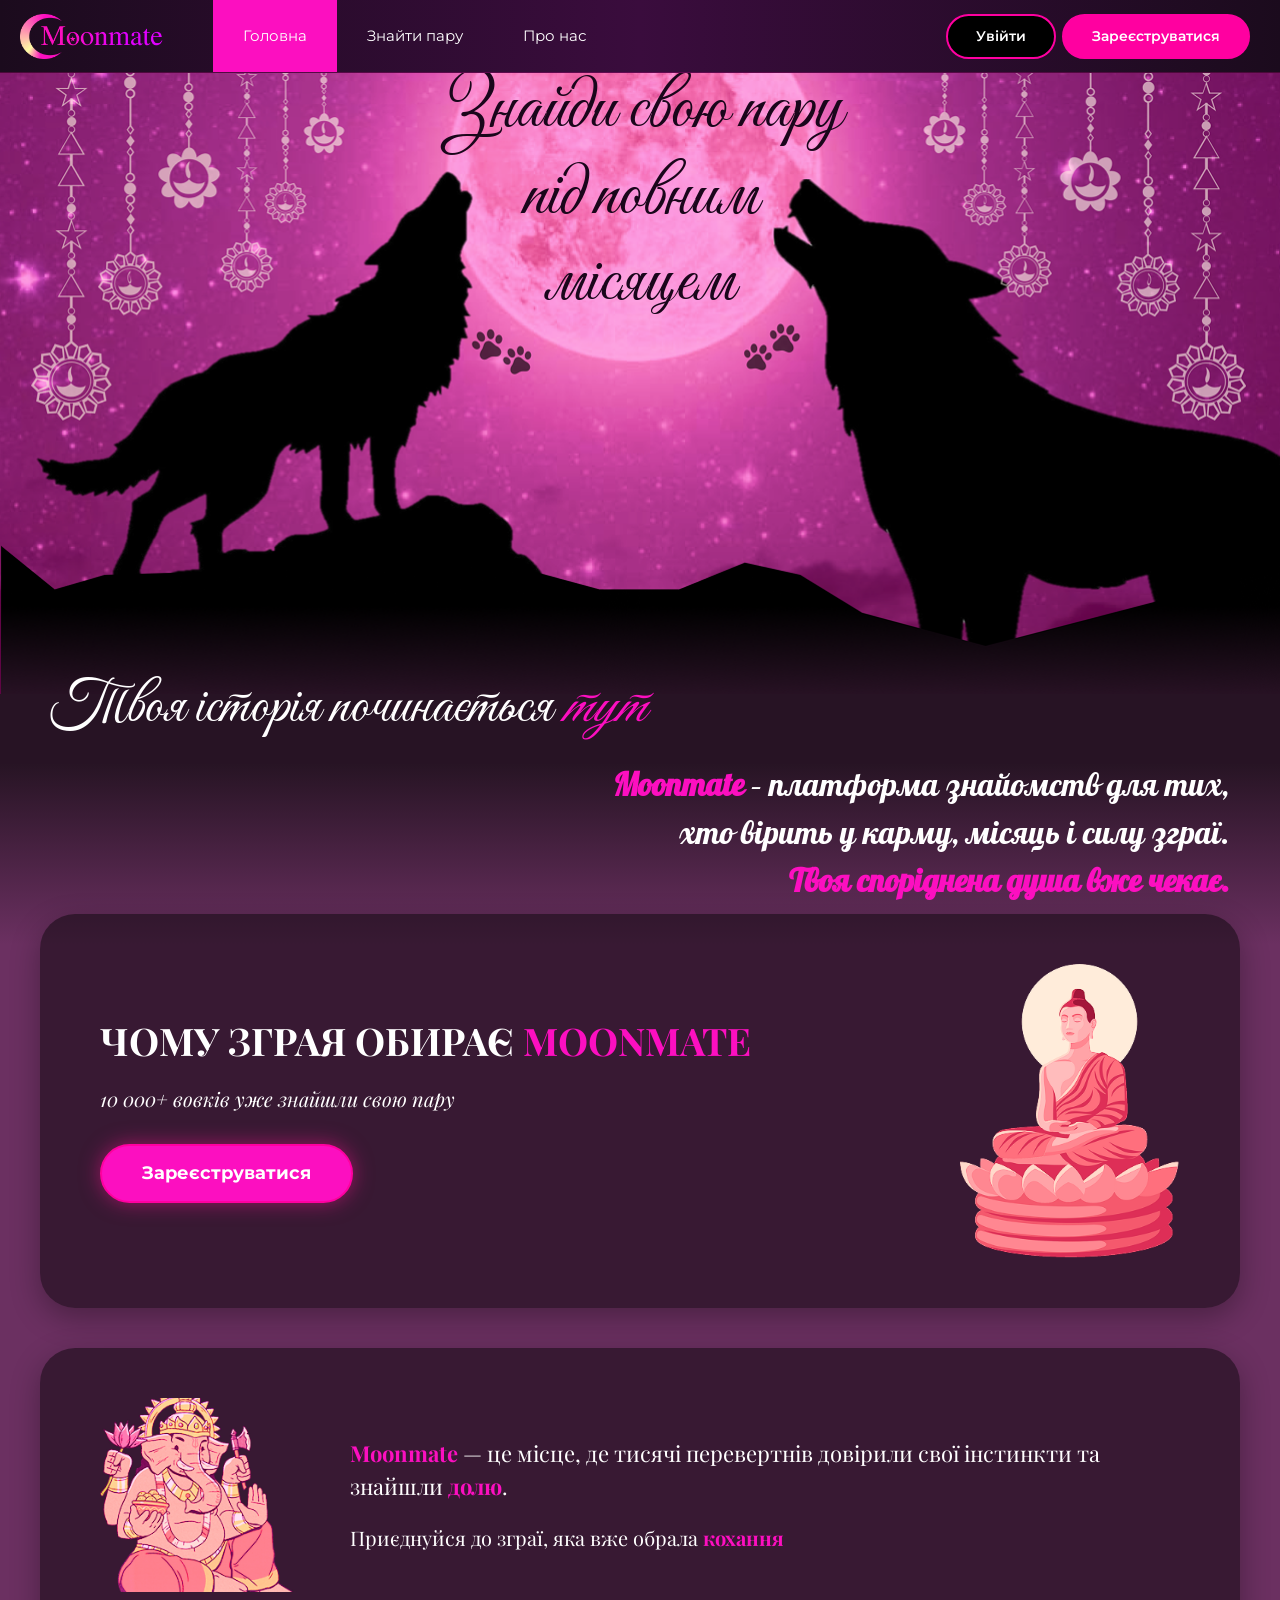
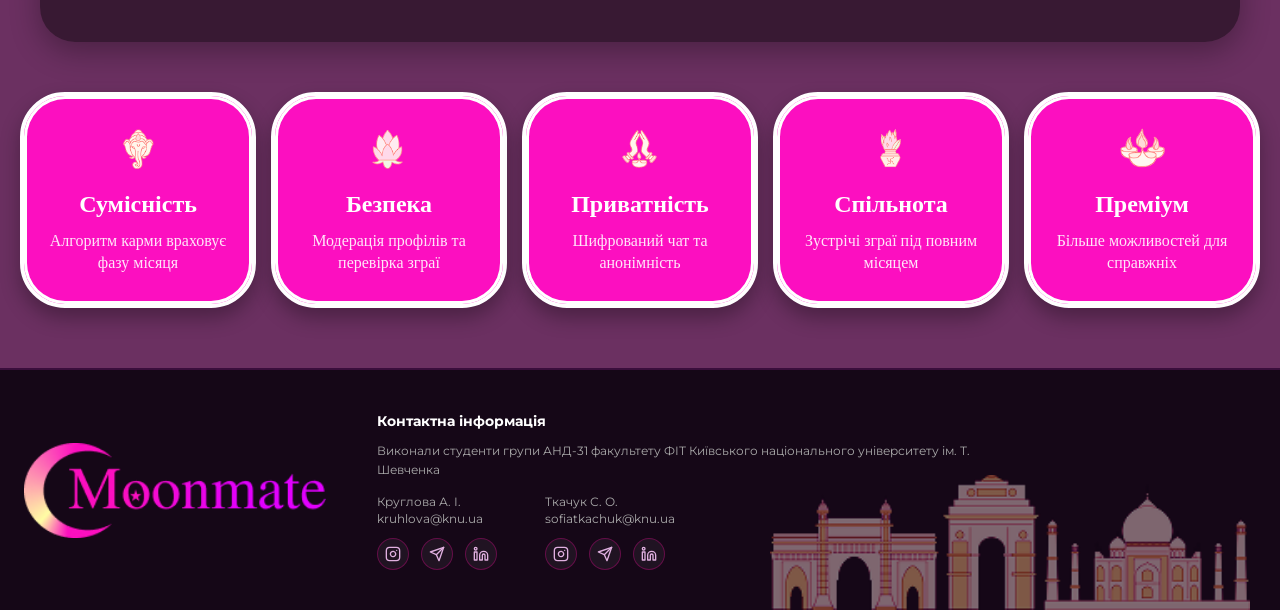
<file: main/index.html>
<!DOCTYPE html>
<html lang="uk">
<head>
    <meta charset="UTF-8">
    <meta name="viewport" content="width=device-width, initial-scale=1.0">
    <title>Moonmate — Зграя</title>
    
    <link rel="preconnect" href="https://fonts.googleapis.com">
    <link rel="preconnect" href="https://fonts.gstatic.com" crossorigin>
    <link href="https://fonts.googleapis.com/css2?family=Montserrat:ital,wght@0,400;0,600;0,700;1,400&family=Playfair+Display:ital,wght@0,400;0,600;1,400;1,600&family=Cormorant+Garamond:ital,wght@0,400;0,600;1,400;1,600&display=swap" rel="stylesheet">
    <link href="https://fonts.googleapis.com/css2?family=Great+Vibes&display=swap" rel="stylesheet">
    <link href="https://fonts.googleapis.com/css2?family=Great+Vibes&family=Pattaya&display=swap" rel="stylesheet">
    
    <link rel="stylesheet" href="css/reset.css">
    <link rel="stylesheet" href="css/base.css">
    <link rel="stylesheet" href="css/header.css">
    <link rel="stylesheet" href="css/footer.css">
    <link rel="stylesheet" href="css/media.css">
    <link rel="stylesheet" href="css/main2.css"> 

</head>
<body>

    <!-- ================= ШАПКА (HEADER) ================= -->
    <header class="header">
        <div class="header-container">
            <a href="#" class="logo">
                <img src="img/Group 22.png" alt="Moonmate">
            </a>

            <nav class="nav-menu" id="mobile-menu">
                <a href="main2.html" class="nav-link active">Головна</a>
                <a href="../search/search.html" class="nav-link">Знайти пару</a>
                <a href="../profile/profile.html" class="nav-link hidden" id="profileLink">Профіль</a>
                <a href="#about" class="nav-link">Про нас</a>
            </nav>

            <div class="header-buttons" id="authButtons">
                <a href="../login/login.html" class="btn btn-login">Увійти</a>
                <a href="../registration/register.html" class="btn btn-register">Зареєструватися</a>
            </div>

            <button class="menu-toggle" aria-label="Відкрити меню">
                <span></span>
                <span></span>
                <span></span>
            </button>
        </div>
    </header>

    <main>
        <!-- ================= ГОЛОВНИЙ ЕКРАН (HERO) ================= -->
        <section class="hero" id="home">
            <picture class="hero-picture">
                <source media="(max-width: 767px)" srcset="img/bg-p2.png">
                <source media="(max-width: 1024px)" srcset="img/bg-t2.png">
                <img src="img/bg-d2.png" alt="Moonmate" class="hero-img">
            </picture>

            <div class="hero-bottom-gradient"></div>

            <div class="hero-overlay">
                <h1 class="hero-title">
                    Знайди свою пару<br>
                    під повним<br>
                    місяцем
                </h1>

                <div class="hero-story">
                    <h2>Твоя історія починається <em>тут</em></h2>
                    <p>
                        <span class="pink-text">Moonmate</span> – платформа знайомств для тих,<br>
                        хто вірить у карму, місяць і силу зграї.<br>
                        <span class="pink-text">Твоя споріднена душа вже чекає.</span>
                    </p>
                </div>
                
            </div>

        </section>

        <!-- ================= ІНФОРМАЦІЙНІ БЛОКИ (БУДДА ТА ГАНЕША) ================= -->
        <section class="info-blocks-section">
            <div class="container">
                
                <div class="info-card card-buddha">
                    <div class="card-content">
                        <h2>ЧОМУ ЗГРАЯ ОБИРАЄ <span class="pink-text">MOONMATE</span></h2>
                        <p class="card-subtitle">10 000+ вовків уже знайшли свою пару</p>
                        <a href="../registration/register.html" class="btn btn-register btn-glow">Зареєструватися</a>
                    </div>
                    <div class="card-image buddha-img">
                        <img src="img/image 22.png" alt="Будда">
                    </div>
                </div>

                <div class="info-card card-ganesha">
                    <div class="card-image ganesha-img">
                        <img src="img/el.png" alt="Ганеша">
                    </div>
                    <div class="card-content">
                        <p class="main-quote">
                            <span class="pink-text">Moonmate</span> — це місце, де тисячі перевертнів довірили свої інстинкти та знайшли <span class="pink-text">долю</span>.
                        </p>
                        <p class="sub-quote">
                            Приєднуйся до зграї, яка вже обрала <span class="pink-text">кохання</span>
                        </p>
                    </div>
                </div>

            </div>

            <!-- Картки -->
              <div class="cards-grid">
                  <div class="card">
                      <img src="img/image 31.png" alt="Лотос">
                      <h3>Сумісність</h3>
                      <p>Алгоритм карми враховує фазу місяця</p>
                  </div>
                  <div class="card">
                      <img src="img/image 32.png" alt="Руки">
                      <h3>Безпека</h3>
                      <p>Модерація профілів та перевірка зграї</p>
                  </div>
                  <div class="card">
                      <img src="img/image 33.png" alt="Вогонь">
                      <h3>Приватність</h3>
                      <p>Шифрований чат та анонімність</p>
                  </div>
                  <div class="card">
                      <img src="img/image 34.png" alt="Свічки">
                      <h3>Спільнота</h3>
                      <p>Зустрічі зграї під повним місяцем</p>
                  </div>
                  <div class="card">
                      <img src="img/image 35.png" alt="Лотос">
                      <h3>Преміум</h3>
                      <p>Більше можливостей для справжніх</p>
                  </div>
              </div>
  
          </div>
        </section>
    </main>
    
    <!-- ================= ПІДВАЛ (FOOTER) ================= -->
      <footer class="footer" id="about">
        <div class="footer-container">
            <a href="#" class="footer-logo">
                <img src="img/Group 22.png" alt="Moonmate">
            </a>
            <div class="footer-info">
                <strong>Контактна інформація</strong>
                <p>Виконали студенти групи АНД-31 факультету ФІТ Київського національного університету ім. Т. Шевченка</p>
                
                <div class="footer-contacts">
                    <div class="author-block">
                        <p>Круглова А. І.<br>kruhlova@knu.ua</p>
                        <div class="social-links">
                            <a href="#" target="_blank" title="Instagram">
                                <svg viewBox="0 0 24 24" fill="none" stroke="currentColor" stroke-width="2" stroke-linecap="round" stroke-linejoin="round"><rect x="2" y="2" width="20" height="20" rx="5" ry="5"></rect><path d="M16 11.37A4 4 0 1 1 12.63 8 4 4 0 0 1 16 11.37z"></path><line x1="17.5" y1="6.5" x2="17.51" y2="6.5"></line></svg>
                            </a>
                            <a href="#" target="_blank" title="Telegram">
                                <svg viewBox="0 0 24 24" fill="none" stroke="currentColor" stroke-width="2" stroke-linecap="round" stroke-linejoin="round"><line x1="22" y1="2" x2="11" y2="13"></line><polygon points="22 2 15 22 11 13 2 9 22 2"></polygon></svg>
                            </a>
                            <a href="#" target="_blank" title="LinkedIn">
                                <svg viewBox="0 0 24 24" fill="none" stroke="currentColor" stroke-width="2" stroke-linecap="round" stroke-linejoin="round"><path d="M16 8a6 6 0 0 1 6 6v7h-4v-7a2 2 0 0 0-2-2 2 2 0 0 0-2 2v7h-4v-7a6 6 0 0 1 6-6z"></path><rect x="2" y="9" width="4" height="12"></rect><circle cx="4" cy="4" r="2"></circle></svg>
                            </a>
                        </div>
                    </div>

                    <div class="author-block">
                        <p>Ткачук С. О.<br>sofiatkachuk@knu.ua</p>
                        <div class="social-links">
                            <a href="#" target="_blank" title="Instagram">
                                <svg viewBox="0 0 24 24" fill="none" stroke="currentColor" stroke-width="2" stroke-linecap="round" stroke-linejoin="round"><rect x="2" y="2" width="20" height="20" rx="5" ry="5"></rect><path d="M16 11.37A4 4 0 1 1 12.63 8 4 4 0 0 1 16 11.37z"></path><line x1="17.5" y1="6.5" x2="17.51" y2="6.5"></line></svg>
                            </a>
                            <a href="https://web.telegram.org/k/#@sofffssss" target="_blank" title="Telegram">
                                <svg viewBox="0 0 24 24" fill="none" stroke="currentColor" stroke-width="2" stroke-linecap="round" stroke-linejoin="round"><line x1="22" y1="2" x2="11" y2="13"></line><polygon points="22 2 15 22 11 13 2 9 22 2"></polygon></svg>
                            </a>
                            <a href="#" target="_blank" title="LinkedIn">
                                <svg viewBox="0 0 24 24" fill="none" stroke="currentColor" stroke-width="2" stroke-linecap="round" stroke-linejoin="round"><path d="M16 8a6 6 0 0 1 6 6v7h-4v-7a2 2 0 0 0-2-2 2 2 0 0 0-2 2v7h-4v-7a6 6 0 0 1 6-6z"></path><rect x="2" y="9" width="4" height="12"></rect><circle cx="4" cy="4" r="2"></circle></svg>
                            </a>
                        </div>
                    </div>
                </div>
            </div>
        </div>
        <img src="img/image 26.png" alt="Архітектура" class="footer-arch-img">
    </footer>

    <script src="script.js"></script>

    <script>
        document.addEventListener('DOMContentLoaded', function() {
            const authButtons = document.getElementById('authButtons');
            const profileLink = document.getElementById('profileLink');
    
            // Перевіряємо, чи користувач увійшов
            if (sessionStorage.getItem('isLoggedIn') === 'true') {
                // Якщо так, ховаємо кнопки входу/реєстрації
                if (authButtons) {
                    authButtons.style.display = 'none';
                }
                // І показуємо посилання на профіль
                if (profileLink) {
                    profileLink.classList.remove('hidden');
                }
            } else {
                // Якщо НЕ увійшов — показуємо кнопки і ховаємо профіль
                if (authButtons) {
                    authButtons.style.display = ''; // Повертає стандартний display з CSS
                }
                if (profileLink) {
                    profileLink.classList.add('hidden');
                }
            }
        });
    </script>
</body>
</html>
</file>
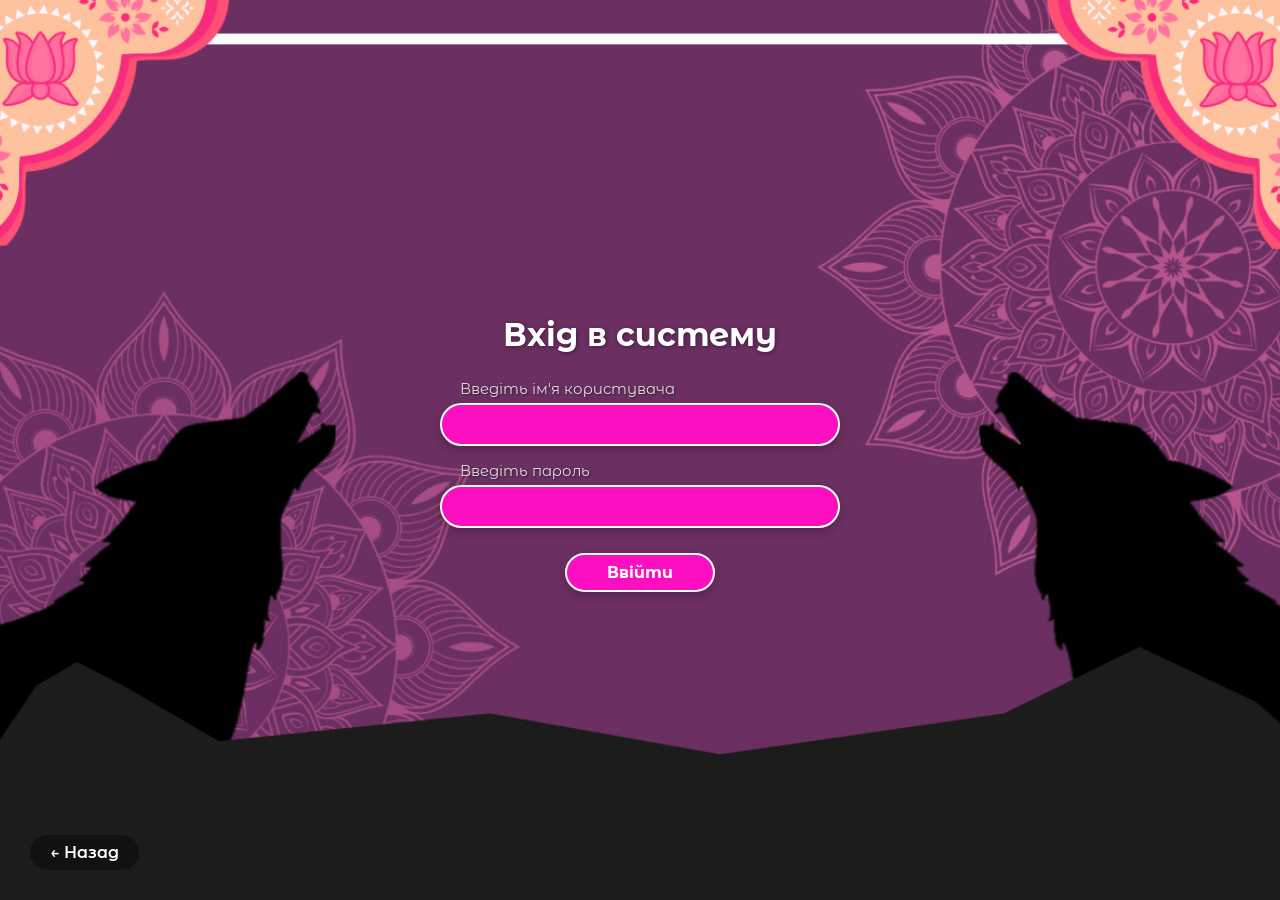
<file: login/login.html>
<!DOCTYPE html>
<html lang="uk">
<head>
    <meta charset="UTF-8">
    <meta name="viewport" content="width=device-width, initial-scale=1.0">
    <title>Вхід в систему</title>
    
    <link rel="preconnect" href="https://fonts.googleapis.com">
    <link rel="preconnect" href="https://fonts.gstatic.com" crossorigin>
    <link href="https://fonts.googleapis.com/css2?family=Montserrat+Alternates:wght@400;600;700&display=swap" rel="stylesheet">
    
    <link rel="stylesheet" href="style.css">
</head>
<body>

    <div class="login-screen">
        
        <a href="../main/index.html" class="back-btn">← Назад</a>

        <div class="login-form">
            <h1 class="form-title">Вхід в систему</h1>
            <form id="loginForm" action="#" method="POST">
                <div class="input-group">
                    <label for="username">Введіть ім'я користувача</label>
                    <input type="text" id="username" name="username" required>
                </div>

                <div class="input-group">
                    <label for="password">Введіть пароль</label>
                    <input type="password" id="password" name="password" required>
                </div>

               <button type="submit" class="submit-btn">Ввійти</button>
            </form>
        </div>

    </div>

    <script src="login.js"></script>
</body>
</html>
</file>
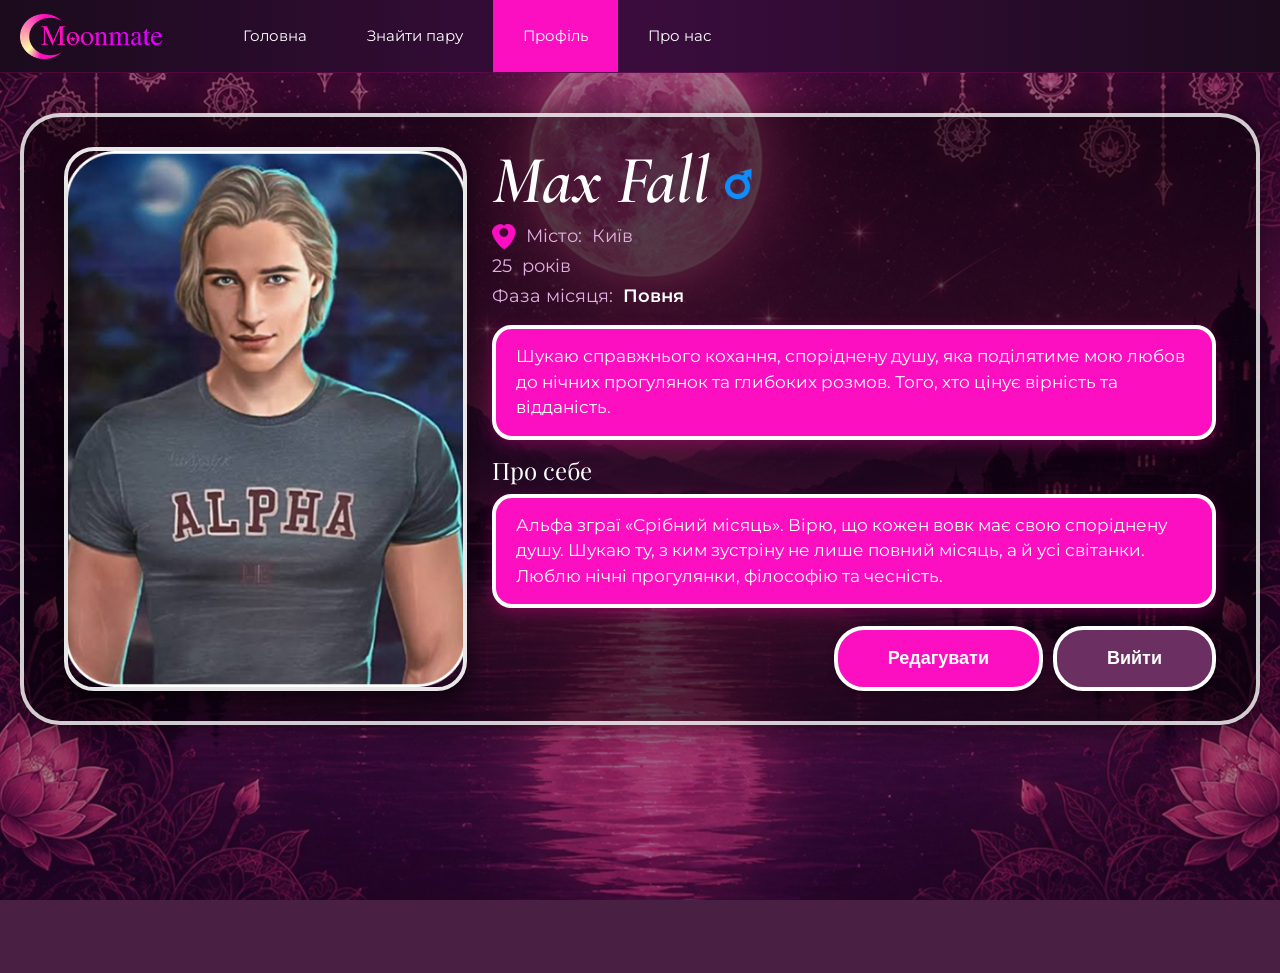
<file: profile/profile.html>
<!DOCTYPE html>
<html lang="uk">
<head>
    <meta charset="UTF-8">
    <meta name="viewport" content="width=device-width, initial-scale=1.0">
    <title>Moonmate — Профіль</title>
    
    <link rel="preconnect" href="https://fonts.googleapis.com">
    <link rel="preconnect" href="https://fonts.gstatic.com" crossorigin>
    <link href="https://fonts.googleapis.com/css2?family=Montserrat:ital,wght@0,400;0,600;0,700;1,400&family=Playfair+Display:ital,wght@0,400;0,600;1,400;1,600&family=Cormorant+Garamond:ital,wght@0,400;0,600;1,400;1,600&display=swap" rel="stylesheet">
    
    <link rel="stylesheet" href="../main/css/reset.css">
    <link rel="stylesheet" href="../main/css/base.css">
    <link rel="stylesheet" href="../main/css/header.css">
    <link rel="stylesheet" href="profile.css">
    <link rel="stylesheet" href="../main/css/media.css">
</head>
<body>

    <!-- ================= ШАПКА (HEADER) ================= -->
    <header class="header">
        <div class="header-container">
            <a href="../main/index.html" class="logo">
                <img src="../main/img/Group 22.png" alt="Moonmate">
            </a>

            <nav class="nav-menu" id="mobile-menu">
                <a href="../main/index.html" class="nav-link">Головна</a>
                <a href="../search/search.html#why" class="nav-link">Знайти пару</a>
                <a href="profile.html" class="nav-link active">Профіль</a>
                <a href="../main/main.html#about" class="nav-link">Про нас</a>
            </nav>

            <button class="menu-toggle" id="menu-btn" aria-label="Відкрити меню">
                <span></span>
                <span></span>
                <span></span>
            </button>
        </div>
    </header>

    <!-- ================= ОСНОВНИЙ КОНТЕНТ ПРОФІЛЮ ================= -->
    <main class="profile-page">
        <!-- Фонове зображення (image 57) -->
        <div class="profile-bg"></div>
        
        <div class="profile-container">
            <!-- Велика рамка -->
            <div class="profile-card">
                
                <!-- Ліва частина: Аватар -->
                <div class="profile-avatar-section">
                    <div class="avatar-wrapper">
                        <!-- Звичайний аватар -->
                        <img src="../main/img/Rectangle 46.png" alt="Аватар" class="avatar-img default-avatar">
                        <!-- Вовкулака (з'являється при наведенні) -->
                        <img src="../main/img/Rectangle 46 (1).png" alt="Вовкулака" class="avatar-img hover-avatar">
                    </div>
                </div>

                <!-- Права частина: Інформація -->
                <div class="profile-info-section">
                    
                    <!-- Ім'я та стать -->
                    <div class="profile-name-row">
                        <h1 class="profile-name" id="profileName">Max Fall</h1>
                        <img src="../main/img/Group 42.png" alt="Чоловік" class="gender-icon">
                    </div>

                    <!-- Деталі -->
                    <div class="profile-details">
                        <p class="detail-item">
                            <img src="../main/img/Group 40.png" alt="Локація" class="detail-icon">
                            Місто: <span id="profileCity">Київ</span>
                        </p>
                        <p class="detail-item"><span id="profileAge">25</span> років</p>
                        <p class="detail-item">Фаза місяця: <strong id="profileMoon">Повня</strong></p>
                    </div>

                    <!-- Блок "Шукаю" -->
                    <div class="info-box pink-box">
                        <p id="profileLooking">Шукаю справжнього кохання, споріднену душу, яка поділятиме мою любов до нічних прогулянок та глибоких розмов. Того, хто цінує вірність та відданість.</p>
                    </div>

                    <!-- Блок "Про себе" -->
                    <h2 class="section-subtitle">Про себе</h2>
                    <div class="info-box pink-box">
                        <p id="profileAbout">Альфа зграї «Срібний місяць». Вірю, що кожен вовк має свою споріднену душу. Шукаю ту, з ким зустріну не лише повний місяць, а й усі світанки. Люблю нічні прогулянки, філософію та чесність.</p>
                    </div>

                    <!-- Кнопки -->
                    <div class="profile-actions">
                        <button class="btn btn-register btn-action" id="editBtn">Редагувати</button>
                        <!-- ДОДАНО: Кнопка "Вийти" -->
                        <button class="btn btn-register btn-action" id="logoutBtn" style="margin-left: 10px; background-color: #6B3061;">Вийти</button>
                    </div>

                </div>
            </div>
        </div>
    </main>

    <!-- Підключення скрипта для меню, редагування та виходу -->
    <script src="profile.js"></script>
</body>
</html>
</file>
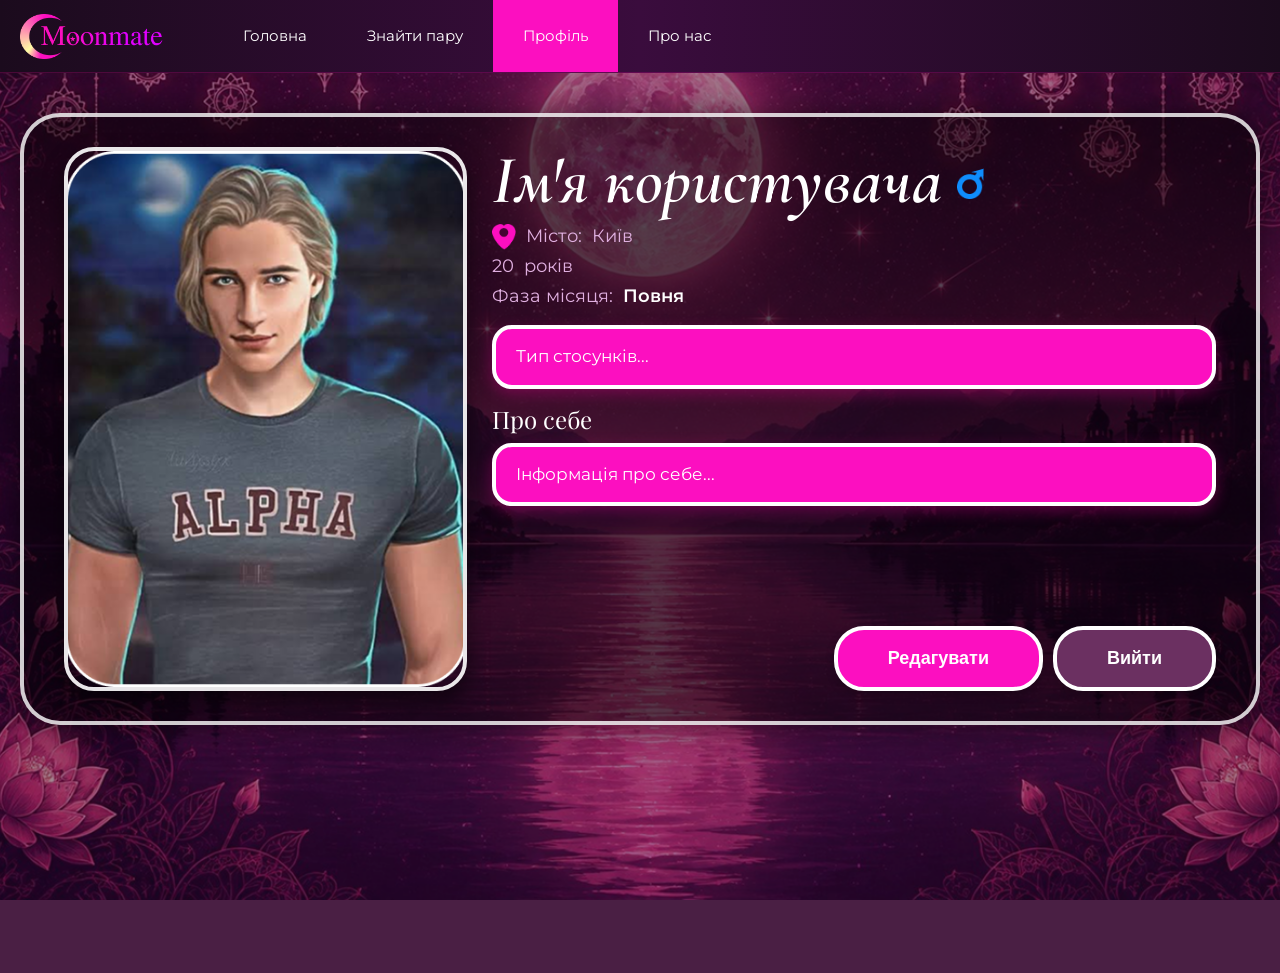
<file: profile/profile2.html>
<!DOCTYPE html>
<html lang="uk">
<head>
    <meta charset="UTF-8">
    <meta name="viewport" content="width=device-width, initial-scale=1.0">
    <title>Moonmate — Мій Профіль</title>
    
    <link rel="preconnect" href="https://fonts.googleapis.com">
    <link rel="preconnect" href="https://fonts.gstatic.com" crossorigin>
    <link href="https://fonts.googleapis.com/css2?family=Montserrat:ital,wght@0,400;0,600;0,700;1,400&family=Playfair+Display:ital,wght@0,400;0,600;1,400;1,600&family=Cormorant+Garamond:ital,wght@0,400;0,600;1,400;1,600&display=swap" rel="stylesheet">
    
    <link rel="stylesheet" href="../main/css/reset.css">
    <link rel="stylesheet" href="../main/css/base.css">
    <link rel="stylesheet" href="../main/css/header.css">
    <link rel="stylesheet" href="profile.css">
    <link rel="stylesheet" href="../main/css/media.css">
</head>
<body>

    <!-- ================= ШАПКА (HEADER) ================= -->
    <header class="header">
        <div class="header-container">
            <a href="../main/index.html" class="logo">
                <img src="../main/img/Group 22.png" alt="Moonmate">
            </a>

            <nav class="nav-menu" id="mobile-menu">
                <a href="../main/index.html" class="nav-link">Головна</a>
                <a href="../search/search.html#why" class="nav-link">Знайти пару</a>
                <a href="profile2.html" class="nav-link active">Профіль</a>
                <a href="../main/main.html#about" class="nav-link">Про нас</a>
            </nav>

            <button class="menu-toggle" id="menu-btn" aria-label="Відкрити меню">
                <span></span>
                <span></span>
                <span></span>
            </button>
        </div>
    </header>

    <!-- ================= ОСНОВНИЙ КОНТЕНТ ПРОФІЛЮ ================= -->
    <main class="profile-page">
        <div class="profile-bg"></div>
        
        <div class="profile-container">
            <div class="profile-card">
                
                <!-- Ліва частина: Аватар (2 перших фото з реєстрації) -->
                <div class="profile-avatar-section">
                    <div class="avatar-wrapper">
                        <!-- Перше фото -->
                        <img src="../main/img/Rectangle 46.png" alt="Аватар" class="avatar-img default-avatar" id="avatarDefault">
                        <!-- Друге фото (з'являється при наведенні) -->
                        <img src="../main/img/Rectangle 46 (1).png" alt="Друге фото" class="avatar-img hover-avatar" id="avatarHover">
                    </div>
                </div>

                <!-- Права частина: Інформація -->
                <div class="profile-info-section">
                    
                    <!-- Ім'я та стать -->
                    <div class="profile-name-row">
                        <h1 class="profile-name" id="profileName">Ім'я користувача</h1>
                        <img src="../main/img/Group 42.png" alt="Стать" class="gender-icon" id="genderIcon">
                    </div>

                    <!-- Деталі -->
                    <div class="profile-details">
                        <p class="detail-item">
                            <img src="../main/img/Group 40.png" alt="Локація" class="detail-icon">
                            Місто: <span id="profileCity">Київ</span>
                        </p>
                        <p class="detail-item"><span id="profileAge">20</span> років</p>
                        <p class="detail-item">Фаза місяця: <strong id="profileMoon">Повня</strong></p>
                    </div>

                    <!-- Блок "Який тип стосунків шукаєте" (вищий квадратик) -->
                    <div class="info-box pink-box">
                        <p id="profileLooking">Тип стосунків...</p>
                    </div>

                    <!-- Блок "Про себе" -->
                    <h2 class="section-subtitle">Про себе</h2>
                    <div class="info-box pink-box">
                        <p id="profileAbout">Інформація про себе...</p>
                    </div>

                    <!-- Кнопки -->
                    <div class="profile-actions">
                        <button class="btn btn-register btn-action" id="editBtn">Редагувати</button>
                        <button class="btn btn-register btn-action" id="logoutBtn" style="margin-left: 10px; background-color: #6B3061;">Вийти</button>
                    </div>

                </div>
            </div>
        </div>
    </main>

    <script src="profile2.js"></script>
</body>
</html>
</file>
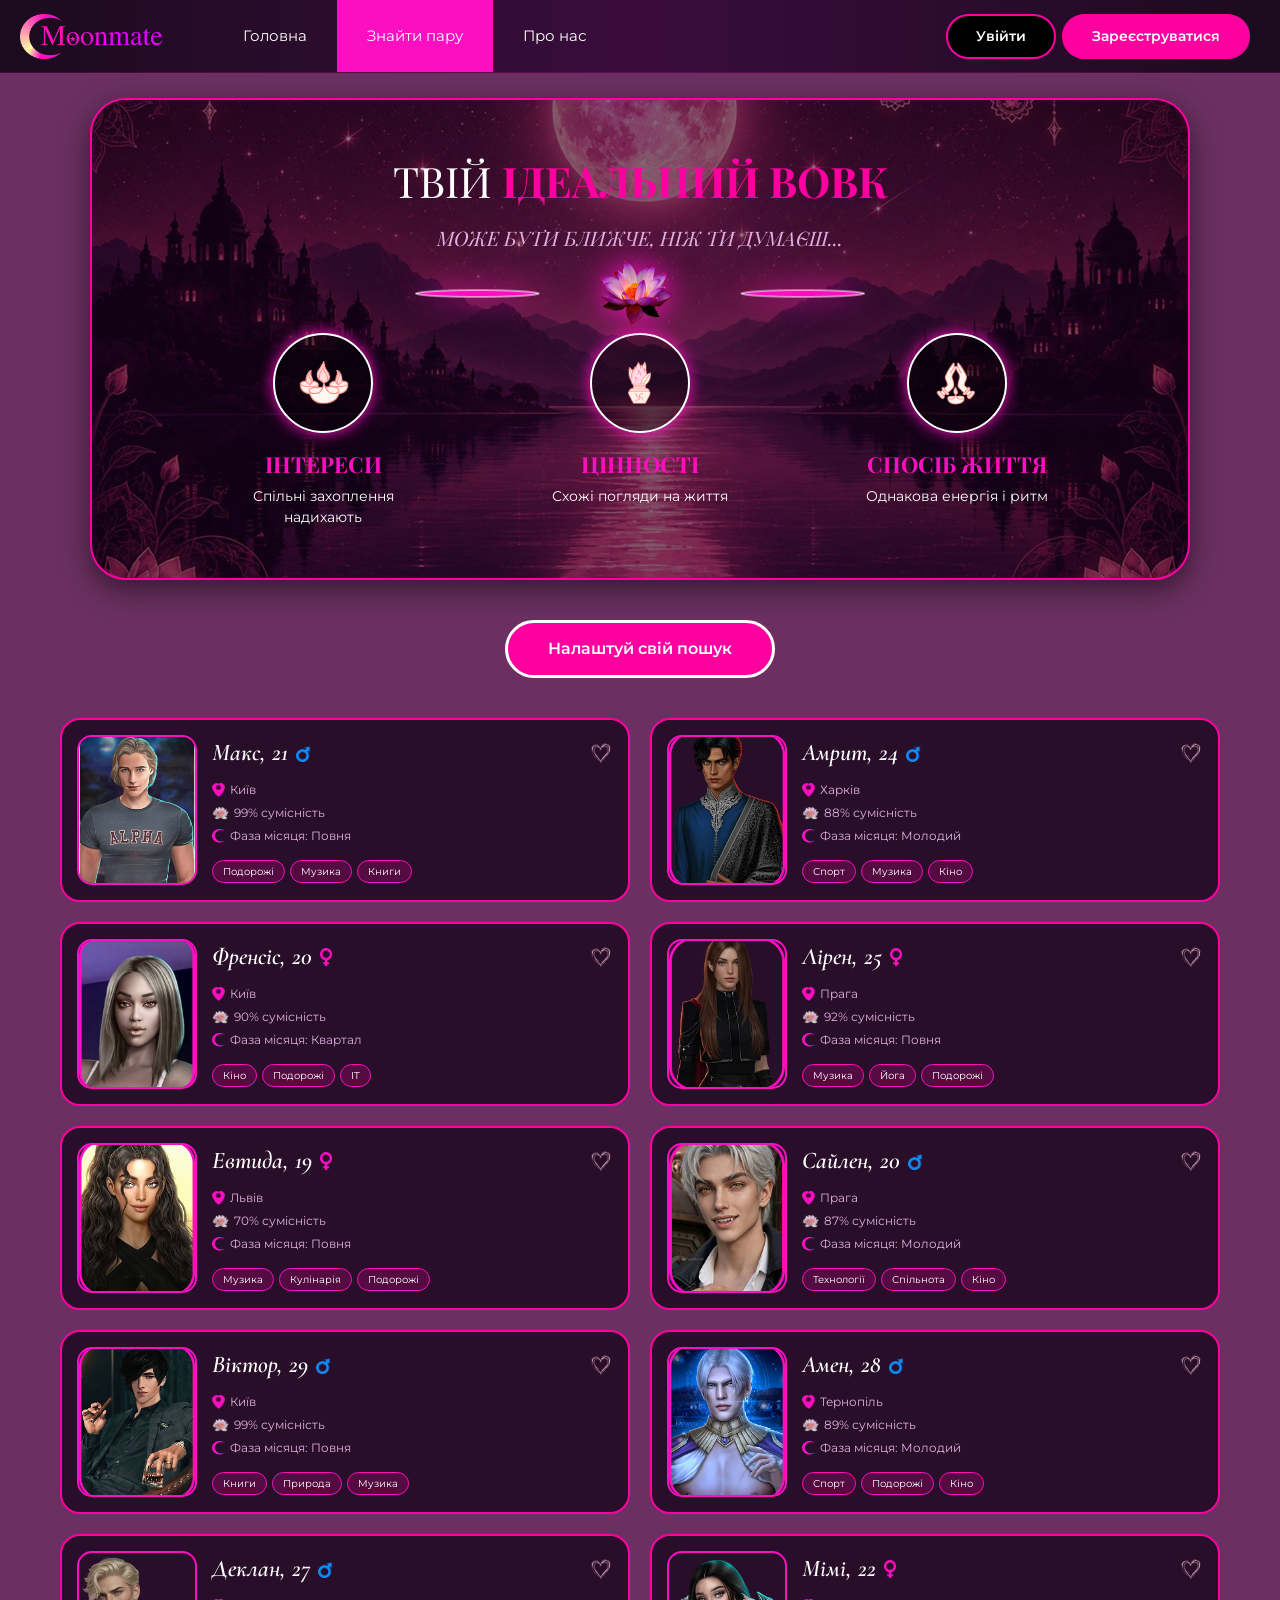
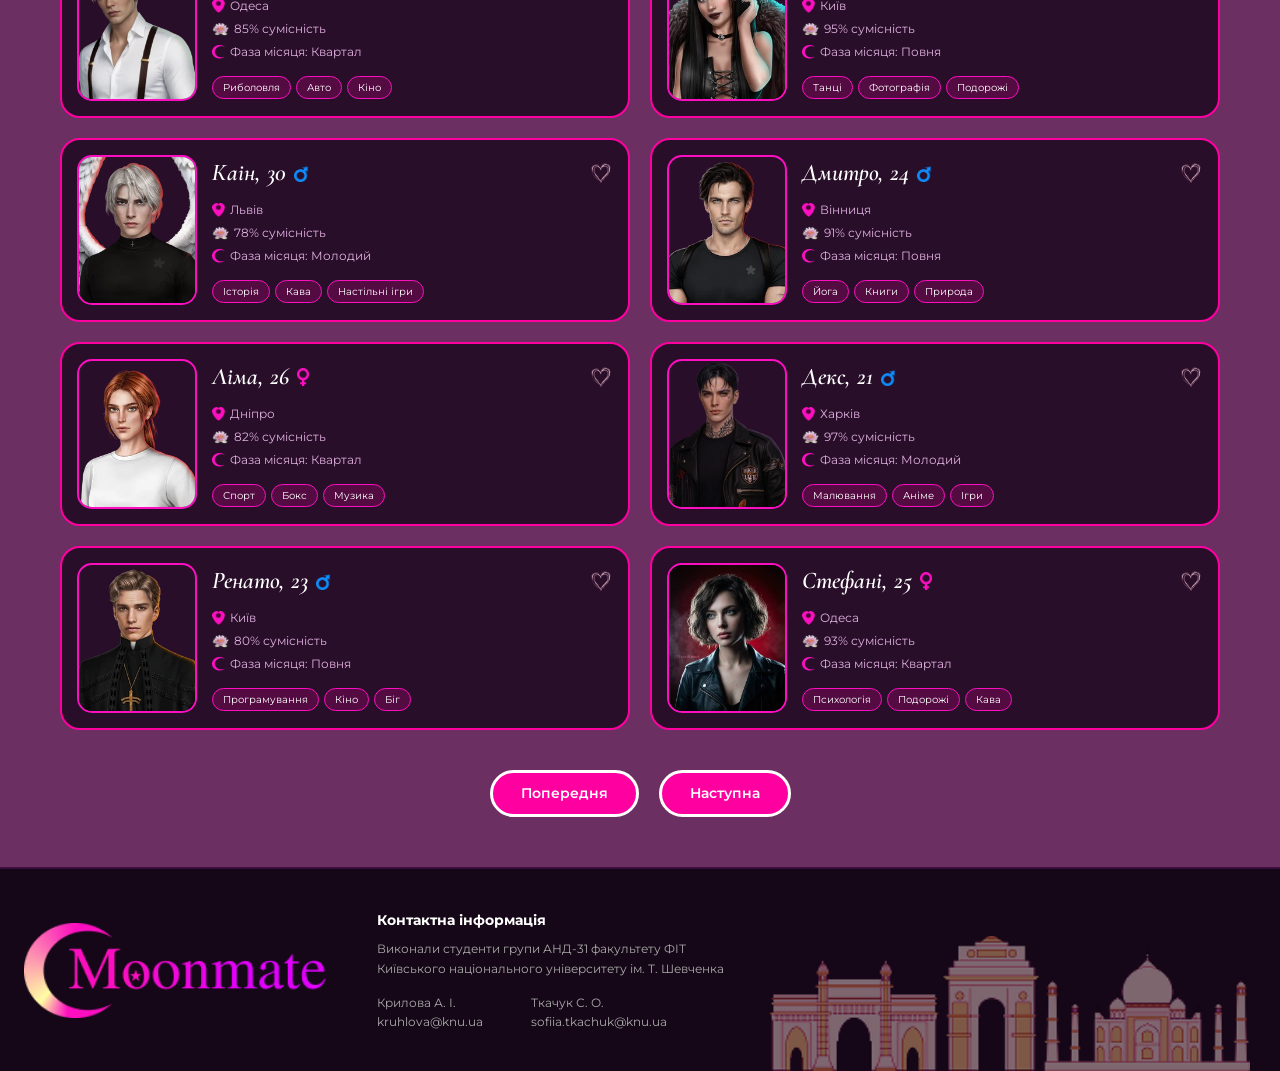
<file: search/search.html>
<!DOCTYPE html>
<html lang="uk">
<head>
    <meta charset="UTF-8">
    <meta name="viewport" content="width=device-width, initial-scale=1.0">
    <title>Moonmate — Знайти пару</title>
    
    <!-- Шрифти -->
    <link rel="preconnect" href="https://fonts.googleapis.com">
    <link rel="preconnect" href="https://fonts.gstatic.com" crossorigin>
    <link href="https://fonts.googleapis.com/css2?family=Montserrat:ital,wght@0,400;0,600;0,700;1,400&family=Playfair+Display:ital,wght@0,400;0,600;1,400;1,600&family=Cormorant+Garamond:ital,wght@0,400;0,600;1,400;1,600&display=swap" rel="stylesheet">
    
    <!-- Стилі -->
    <link rel="stylesheet" href="../main/css/reset.css">
    <link rel="stylesheet" href="../main/css/base.css">
    <link rel="stylesheet" href="../main/css/header.css">
    <link rel="stylesheet" href="search.css">
    <link rel="stylesheet" href="../main/css/media.css">
    <link rel="stylesheet" href="../main/css/footer.css">
</head>
<body>

    <!-- ================= ШАПКА (HEADER) ================= -->
    <header class="header">
        <div class="header-container">
            <a href="../main/index.html" class="logo">
                <img src="../main/img/Group 22.png" alt="Moonmate">
            </a>

            <nav class="nav-menu" id="mobile-menu">
                <a href="../main/index.html" class="nav-link ">Головна</a>
                <a href="search.html" class="nav-link active">Знайти пару</a>
                <a href="../profile/profile.html" class="nav-link hidden" id="profileLink">Профіль</a>
                <a href="../main/index.html#about" class="nav-link">Про нас</a>
            </nav>
            
            <div class="header-buttons" id="authButtons">
                <a href="../login/login.html" class="btn btn-login">Увійти</a>
                <a href="../registration/register.html" class="btn btn-register">Зареєструватися</a>
            </div>
            
            <button class="menu-toggle" id="menu-btn" aria-label="Відкрити меню">
                <span></span>
                <span></span>
                <span></span>
            </button>
        </div>
    </header>

    <!-- ================= ОСНОВНИЙ КОНТЕНТ ================= -->
    <main class="search-page">
        
        <!-- БЛОК 1: ІДЕАЛЬНИЙ ВОВК -->
        <section class="search-hero">
            <h1 class="search-title">Твій <span class="pink-text">ІДЕАЛЬНИЙ ВОВК</span></h1>
            <p class="search-subtitle">МОЖЕ БУТИ БЛИЖЧЕ, НІЖ ТИ ДУМАЄШ...</p>

            <div class="features-row">
                <div class="feature-item">
                    <div class="feature-icon-circle">
                        <img src="../main/img/image 35.png" alt="Інтереси">
                    </div>
                    <h3>ІНТЕРЕСИ</h3>
                    <p>Спільні захоплення надихають</p>
                </div>
                <div class="feature-center-icon">
                    <img src="../main/img/Group 97.png" alt="Лотос">
                </div>
                <div class="feature-item">
                    <div class="feature-icon-circle">
                        <img src="../main/img/image 34.png" alt="Цінності">
                    </div>
                    <h3>ЦІННОСТІ</h3>
                    <p>Схожі погляди на життя</p>
                </div>
                <div class="feature-item">
                    <div class="feature-icon-circle">
                        <img src="../main/img/image 33.png" alt="Спосіб життя">
                    </div>
                    <h3>СПОСІБ ЖИТТЯ</h3>
                    <p>Однакова енергія і ритм</p>
                </div>
            </div>
        </section>

        <!-- КНОПКА ПОСЕРЕДИНІ -->
        <div class="main-cta-wrapper">
            <button class="btn btn-register btn-large" id="btnToggleFilters">Налаштуй свій пошук</button>
        </div>

        <!-- БЛОК 2: ПАНЕЛЬ ФІЛЬТРІВ -->
        <section class="filters-section hidden" id="filtersPanel">
          <div class="filters-header">
              <img src="../main/img/image 54.png" alt="Лотос" class="lotus-small">
              <h2>Налаштуй свій пошук</h2>
              <img src="../main/img/image 54.png" alt="Лотос" class="lotus-small">
          </div>

          <div class="filters-grid">
              <!-- Вік -->
              <div class="filter-group">
                  <label class="filter-label">
                      <span class="icon-user">👤</span> Вік
                  </label>
                  <div class="range-wrapper">
                      <span class="range-val">18</span>
                      <input type="range" min="18" max="99" value="99" class="slider" id="ageSlider">
                      <span class="range-val">99</span>
                  </div>
                  <span class="distance-text" id="ageValue">Вік: 18 - 99</span>
              </div>

              <!-- Відстань -->
              <div class="filter-group">
                  <label class="filter-label">
                      <img src="../main/img/moon.png" class="moon-icon" alt=""> Максимальна відстань
                  </label>
                  <div class="range-wrapper">
                      <span class="range-val">0</span>
                      <input type="range" min="0" max="100" value="57" class="slider" id="distSlider">
                      <span class="range-val">99+</span>
                  </div>
                  <span class="distance-text" id="distValue">57 км</span>
              </div>

              <!-- Фаза місяця -->
              <div class="filter-group">
                  <label class="filter-label">
                      <img src="../main/img/moon.png" class="moon-icon" alt=""> Фаза місяця
                  </label>
                  <div class="moon-buttons" id="moonFilter">
                      <button class="moon-btn active" data-moon="Повня">Повня</button>
                      <button class="moon-btn" data-moon="Молодий">Молодий</button>
                      <button class="moon-btn" data-moon="Квартал">Квартал</button>
                  </div>
              </div>
          </div>

          <div class="filters-actions">
            <button class="btn btn-outline btn-large" id="btnResetFilters">Скинути</button>
            <button class="btn btn-register btn-large" id="btnApplyFilters">Застосувати</button>
        </div>
          <img src="../main/img/image 53.png" alt="" class="filters-lotus-left">
          <img src="../main/img/image 53.png" alt="" class="filters-lotus-right">
      </section>

        <!-- БЛОК 3: СІТКА КАРТОК -->
        <section class="cards-section">
            <div class="profiles-grid" id="profilesGrid">
                
                <!-- Картка 1 (Макс) -->
                <div class="profile-mini-card" data-age="21" data-moon="Повня">
                    <div class="mini-avatar"><img src="../main/img/Rectangle 46.png" alt="Макс"></div>
                    <div class="mini-info">
                        <div class="mini-header">
                            <h3>Макс, 21</h3>
                            <img src="../main/img/Group 42.png" alt="Чоловік" class="gender-icon">
                            <img src="../main/img/image 74.png" alt="Лайк" class="like-icon">
                        </div>
                        <p class="mini-detail"><img src="../main/img/Group 40.png" class="detail-icon"> Київ</p>
                        <p class="mini-detail"><img src="../main/img/image 54.png" class="detail-icon"> 99% сумісність</p>
                        <p class="mini-detail"><img src="../main/img/moon.png" class="detail-icon"> Фаза місяця: Повня</p>
                        <div class="mini-tags"><span>Подорожі</span><span>Музика</span><span>Книги</span></div>
                    </div>
                </div>

                <!-- Картка 2 (Амрит) -->
                <div class="profile-mini-card" data-age="24" data-moon="Молодий">
                    <div class="mini-avatar"><img src="../main/img/image 64.png" alt="Амрит"></div>
                    <div class="mini-info">
                        <div class="mini-header">
                            <h3>Амрит, 24</h3>
                            <img src="../main/img/Group 42.png" alt="Чоловік" class="gender-icon">
                            <img src="../main/img/image 74.png" alt="Лайк" class="like-icon">
                        </div>
                        <p class="mini-detail"><img src="../main/img/Group 40.png" class="detail-icon"> Харків</p>
                        <p class="mini-detail"><img src="../main/img/image 54.png" class="detail-icon"> 88% сумісність</p>
                        <p class="mini-detail"><img src="../main/img/moon.png" class="detail-icon"> Фаза місяця: Молодий</p>
                        <div class="mini-tags"><span>Спорт</span><span>Музика</span><span>Кіно</span></div>
                    </div>
                </div>

                <!-- Картка 3 (Френсіс) -->
                <div class="profile-mini-card" data-age="20" data-moon="Квартал">
                    <div class="mini-avatar"><img src="../main/img/image 91.png" alt="Френсіс"></div>
                    <div class="mini-info">
                        <div class="mini-header">
                            <h3>Френсіс, 20</h3>
                            <img src="../main/img/Group 41.png" alt="Жінка" class="gender-icon">
                            <img src="../main/img/image 74.png" alt="Лайк" class="like-icon">
                        </div>
                        <p class="mini-detail"><img src="../main/img/Group 40.png" class="detail-icon"> Київ</p>
                        <p class="mini-detail"><img src="../main/img/image 54.png" class="detail-icon"> 90% сумісність</p>
                        <p class="mini-detail"><img src="../main/img/moon.png" class="detail-icon"> Фаза місяця: Квартал</p>
                        <div class="mini-tags"><span>Кіно</span><span>Подорожі</span><span>IT</span></div>
                    </div>
                </div>

                <!-- Картка 4 (Лірен) -->
                <div class="profile-mini-card" data-age="25" data-moon="Повня">
                    <div class="mini-avatar"><img src="../main/img/image 92.png" alt="Лірен"></div>
                    <div class="mini-info">
                        <div class="mini-header">
                            <h3>Лірен, 25</h3>
                            <img src="../main/img/Group 41.png" alt="Жінка" class="gender-icon">
                            <img src="../main/img/image 74.png" alt="Лайк" class="like-icon">
                        </div>
                        <p class="mini-detail"><img src="../main/img/Group 40.png" class="detail-icon"> Прага</p>
                        <p class="mini-detail"><img src="../main/img/image 54.png" class="detail-icon"> 92% сумісність</p>
                        <p class="mini-detail"><img src="../main/img/moon.png" class="detail-icon"> Фаза місяця: Повня</p>
                        <div class="mini-tags"><span>Музика</span><span>Йога</span><span>Подорожі</span></div>
                    </div>
                </div>

                <!-- Картка 5 (Евтида) -->
                <div class="profile-mini-card" data-age="19" data-moon="Повня">
                    <div class="mini-avatar"><img src="../main/img/image 94.png" alt="Евтида"></div>
                    <div class="mini-info">
                        <div class="mini-header">
                            <h3>Евтида, 19</h3>
                            <img src="../main/img/Group 41.png" alt="Жінка" class="gender-icon">
                            <img src="../main/img/image 74.png" alt="Лайк" class="like-icon">
                        </div>
                        <p class="mini-detail"><img src="../main/img/Group 40.png" class="detail-icon"> Львів</p>
                        <p class="mini-detail"><img src="../main/img/image 54.png" class="detail-icon"> 70% сумісність</p>
                        <p class="mini-detail"><img src="../main/img/moon.png" class="detail-icon"> Фаза місяця: Повня</p>
                        <div class="mini-tags"><span>Музика</span><span>Кулінарія</span><span>Подорожі</span></div>
                    </div>
                </div>

                <!-- Картка 6 (Сайлен) -->
                <div class="profile-mini-card" data-age="20" data-moon="Молодий">
                    <div class="mini-avatar"><img src="../main/img/image 95.png" alt="Сайлен"></div>
                    <div class="mini-info">
                        <div class="mini-header">
                            <h3>Сайлен, 20</h3>
                            <img src="../main/img/Group 42.png" alt="Чоловік" class="gender-icon">
                            <img src="../main/img/image 74.png" alt="Лайк" class="like-icon">
                        </div>
                        <p class="mini-detail"><img src="../main/img/Group 40.png" class="detail-icon"> Прага</p>
                        <p class="mini-detail"><img src="../main/img/image 54.png" class="detail-icon"> 87% сумісність</p>
                        <p class="mini-detail"><img src="../main/img/moon.png" class="detail-icon"> Фаза місяця: Молодий</p>
                        <div class="mini-tags"><span>Технології</span><span>Спільнота</span><span>Кіно</span></div>
                    </div>
                </div>

                <!-- Картка 7 (Віктор) -->
                <div class="profile-mini-card" data-age="29" data-moon="Повня">
                    <div class="mini-avatar"><img src="../main/img/image 60.png" alt="Віктор"></div>
                    <div class="mini-info">
                        <div class="mini-header">
                            <h3>Віктор, 29</h3>
                            <img src="../main/img/Group 42.png" alt="Чоловік" class="gender-icon">
                            <img src="../main/img/image 74.png" alt="Лайк" class="like-icon">
                        </div>
                        <p class="mini-detail"><img src="../main/img/Group 40.png" class="detail-icon"> Київ</p>
                        <p class="mini-detail"><img src="../main/img/image 54.png" class="detail-icon"> 99% сумісність</p>
                        <p class="mini-detail"><img src="../main/img/moon.png" class="detail-icon"> Фаза місяця: Повня</p>
                        <div class="mini-tags"><span>Книги</span><span>Природа</span><span>Музика</span></div>
                    </div>
                </div>

                <!-- Картка 8 (Амен) -->
                <div class="profile-mini-card" data-age="28" data-moon="Молодий">
                    <div class="mini-avatar"><img src="../main/img/image 65.png" alt="Амен"></div>
                    <div class="mini-info">
                        <div class="mini-header">
                            <h3>Амен, 28</h3>
                            <img src="../main/img/Group 42.png" alt="Чоловік" class="gender-icon">
                            <img src="../main/img/image 74.png" alt="Лайк" class="like-icon">
                        </div>
                        <p class="mini-detail"><img src="../main/img/Group 40.png" class="detail-icon"> Тернопіль</p>
                        <p class="mini-detail"><img src="../main/img/image 54.png" class="detail-icon"> 89% сумісність</p>
                        <p class="mini-detail"><img src="../main/img/moon.png" class="detail-icon"> Фаза місяця: Молодий</p>
                        <div class="mini-tags"><span>Спорт</span><span>Подорожі</span><span>Кіно</span></div>
                    </div>
                </div>

                <!-- ========================================== -->
                <!-- ДРУГА СТОРІНКА АНКЕТ (Спочатку приховані)    -->
                <!-- ========================================== -->
                <div class="profile-mini-card page-2" data-age="27" data-moon="Квартал">
                    <div class="mini-avatar"><img src="../main/img/деклан.webp" alt="Деклан"></div>
                    <div class="mini-info">
                        <div class="mini-header">
                            <h3>Деклан, 27</h3>
                            <img src="../main/img/Group 42.png" alt="Чоловік" class="gender-icon">
                            <img src="../main/img/image 74.png" alt="Лайк" class="like-icon">
                        </div>
                        <p class="mini-detail"><img src="../main/img/Group 40.png" class="detail-icon"> Одеса</p>
                        <p class="mini-detail"><img src="../main/img/image 54.png" class="detail-icon"> 85% сумісність</p>
                        <p class="mini-detail"><img src="../main/img/moon.png" class="detail-icon"> Фаза місяця: Квартал</p>
                        <div class="mini-tags"><span>Риболовля</span><span>Авто</span><span>Кіно</span></div>
                    </div>
                </div>

                <div class="profile-mini-card page-2" data-age="22" data-moon="Повня">
                    <div class="mini-avatar"><img src="../main/img/Mimi_1.webp" alt="Мімі"></div>
                    <div class="mini-info">
                        <div class="mini-header">
                            <h3>Мімі, 22</h3>
                            <img src="../main/img/Group 41.png" alt="Жінка" class="gender-icon">
                            <img src="../main/img/image 74.png" alt="Лайк" class="like-icon">
                        </div>
                        <p class="mini-detail"><img src="../main/img/Group 40.png" class="detail-icon"> Київ</p>
                        <p class="mini-detail"><img src="../main/img/image 54.png" class="detail-icon"> 95% сумісність</p>
                        <p class="mini-detail"><img src="../main/img/moon.png" class="detail-icon"> Фаза місяця: Повня</p>
                        <div class="mini-tags"><span>Танці</span><span>Фотографія</span><span>Подорожі</span></div>
                    </div>
                </div>

                <div class="profile-mini-card page-2" data-age="30" data-moon="Молодий">
                    <div class="mini-avatar"><img src="../main/img/каін.webp" alt="Каін"></div>
                    <div class="mini-info">
                        <div class="mini-header">
                            <h3>Каін, 30</h3>
                            <img src="../main/img/Group 42.png" alt="Чоловік" class="gender-icon">
                            <img src="../main/img/image 74.png" alt="Лайк" class="like-icon">
                        </div>
                        <p class="mini-detail"><img src="../main/img/Group 40.png" class="detail-icon"> Львів</p>
                        <p class="mini-detail"><img src="../main/img/image 54.png" class="detail-icon"> 78% сумісність</p>
                        <p class="mini-detail"><img src="../main/img/moon.png" class="detail-icon"> Фаза місяця: Молодий</p>
                        <div class="mini-tags"><span>Історія</span><span>Кава</span><span>Настільні ігри</span></div>
                    </div>
                </div>

                <div class="profile-mini-card page-2" data-age="24" data-moon="Повня">
                    <div class="mini-avatar"><img src="../main/img/дмитро.webp" alt="Дмитро"></div>
                    <div class="mini-info">
                        <div class="mini-header">
                            <h3>Дмитро, 24</h3>
                            <img src="../main/img/Group 42.png" alt="Чоловік" class="gender-icon">
                            <img src="../main/img/image 74.png" alt="Лайк" class="like-icon">
                        </div>
                        <p class="mini-detail"><img src="../main/img/Group 40.png" class="detail-icon"> Вінниця</p>
                        <p class="mini-detail"><img src="../main/img/image 54.png" class="detail-icon"> 91% сумісність</p>
                        <p class="mini-detail"><img src="../main/img/moon.png" class="detail-icon"> Фаза місяця: Повня</p>
                        <div class="mini-tags"><span>Йога</span><span>Книги</span><span>Природа</span></div>
                    </div>
                </div>

                <div class="profile-mini-card page-2" data-age="26" data-moon="Квартал">
                    <div class="mini-avatar"><img src="../main/img/ліма.webp" alt="Ліма"></div>
                    <div class="mini-info">
                        <div class="mini-header">
                            <h3>Ліма, 26</h3>
                            <img src="../main/img/Group 41.png" alt="Жінка" class="gender-icon">
                            <img src="../main/img/image 74.png" alt="Лайк" class="like-icon">
                        </div>
                        <p class="mini-detail"><img src="../main/img/Group 40.png" class="detail-icon"> Дніпро</p>
                        <p class="mini-detail"><img src="../main/img/image 54.png" class="detail-icon"> 82% сумісність</p>
                        <p class="mini-detail"><img src="../main/img/moon.png" class="detail-icon"> Фаза місяця: Квартал</p>
                        <div class="mini-tags"><span>Спорт</span><span>Бокс</span><span>Музика</span></div>
                    </div>
                </div>

                <div class="profile-mini-card page-2" data-age="21" data-moon="Молодий">
                    <div class="mini-avatar"><img src="../main/img/декс.webp" alt="Декс"></div>
                    <div class="mini-info">
                        <div class="mini-header">
                            <h3>Декс, 21</h3>
                            <img src="../main/img/Group 42.png" alt="Чоловік" class="gender-icon">
                            <img src="../main/img/image 74.png" alt="Лайк" class="like-icon">
                        </div>
                        <p class="mini-detail"><img src="../main/img/Group 40.png" class="detail-icon"> Харків</p>
                        <p class="mini-detail"><img src="../main/img/image 54.png" class="detail-icon"> 97% сумісність</p>
                        <p class="mini-detail"><img src="../main/img/moon.png" class="detail-icon"> Фаза місяця: Молодий</p>
                        <div class="mini-tags"><span>Малювання</span><span>Аніме</span><span>Ігри</span></div>
                    </div>
                </div>

                <div class="profile-mini-card page-2" data-age="23" data-moon="Повня">
                    <div class="mini-avatar"><img src="../main/img/ренато.webp" alt="Ренато"></div>
                    <div class="mini-info">
                        <div class="mini-header">
                            <h3>Ренато, 23</h3>
                            <img src="../main/img/Group 42.png" alt="Чоловік" class="gender-icon">
                            <img src="../main/img/image 74.png" alt="Лайк" class="like-icon">
                        </div>
                        <p class="mini-detail"><img src="../main/img/Group 40.png" class="detail-icon"> Київ</p>
                        <p class="mini-detail"><img src="../main/img/image 54.png" class="detail-icon"> 80% сумісність</p>
                        <p class="mini-detail"><img src="../main/img/moon.png" class="detail-icon"> Фаза місяця: Повня</p>
                        <div class="mini-tags"><span>Програмування</span><span>Кіно</span><span>Біг</span></div>
                    </div>
                </div>

                <div class="profile-mini-card page-2" data-age="25" data-moon="Квартал">
                    <div class="mini-avatar"><img src="../main/img/стефані.jfif" alt="Стефані"></div>
                    <div class="mini-info">
                        <div class="mini-header">
                            <h3>Стефані, 25</h3>
                            <img src="../main/img/Group 41.png" alt="Жінка" class="gender-icon">
                            <img src="../main/img/image 74.png" alt="Лайк" class="like-icon">
                        </div>
                        <p class="mini-detail"><img src="../main/img/Group 40.png" class="detail-icon"> Одеса</p>
                        <p class="mini-detail"><img src="../main/img/image 54.png" class="detail-icon"> 93% сумісність</p>
                        <p class="mini-detail"><img src="../main/img/moon.png" class="detail-icon"> Фаза місяця: Квартал</p>
                        <div class="mini-tags"><span>Психологія</span><span>Подорожі</span><span>Кава</span></div>
                    </div>
                </div>

            </div>
        </section>

        <!-- КНОПКИ НАВІГАЦІЇ -->
        <div class="pagination-actions">
            <button class="btn btn-register" id="btnPrevPage">Попередня</button>
            <button class="btn btn-register" id="btnNextPage">Наступна</button>
        </div>

    </main>

     <!-- ================= ПІДВАЛ (FOOTER) ================= -->
     <footer class="footer" id="about">
      <div class="footer-container">
          <a href="#" class="footer-logo">
              <img src="../main/img/Group 22.png" alt="Moonmate">
          </a>
          <div class="footer-info">
              <strong>Контактна інформація</strong>
              <p>Виконали студенти групи АНД-31 факультету ФІТ</p>
              <p>Київського національного університету ім. Т. Шевченка</p>
              <div class="footer-contacts">
                  <p>Крилова А. І.<br>kruhlova@knu.ua</p>
                  <p>Ткачук С. О.<br>sofiia.tkachuk@knu.ua</p>
              </div>
          </div>
      </div>
      <img src="../main/img/image 26.png" alt="Архітектура" class="footer-arch-img">
  </footer>

    <script src="../main/script.js"></script>
</body>
</html>
</file>
<file: main/css/base.css>
/* =========================================
   BASE.CSS - Базові змінні та налаштування
   ========================================= */
   :root {
    --bg-dark:  #6B3061;
    --bg-features: #2e0a30;
    --accent-pink: #ff00a0;
    --text-white: #ffffff;
    --font-heading: 'Playfair Display', serif;
    --font-body: 'Montserrat', sans-serif;
}

body {
    background-color: var(--bg-dark);
    color: var(--text-white);
    font-family: var(--font-body);
    overflow-x: hidden;
}

/* Спільні кнопки (щоб не дублювати в хедері та контенті) */
.btn {
    font-family: 'Montserrat', sans-serif;
    font-size: 14px;
    font-weight: 600;
    cursor: pointer;
    border-radius: 30px;
    padding: 10px 28px;
    transition: all 0.3s ease;
    border: none;
}

.btn-register {
    background-color: var(--accent-pink);
    color: var(--text-white);
    border: 2px solid var(--accent-pink);
}

.btn-register:hover {
    background-color: #e6008f;
    border-color: #e6008f;
}

.btn-large {
    padding: 14px 40px;
    font-size: 16px;
}

.pink-text {
    color: var(--accent-pink);
    font-weight: 700;
}
.hidden {
    display: none !important;
}
</file>
<file: main/css/header.css>
/* =========================================
   HEADER.CSS - Стилі для шапки сайту
   ========================================= */

   .header {
    width: 100%;
    background: linear-gradient(90deg, #1b0b1d 0%, #3a0c3d 50%, #1b0b1d 100%);
    border-bottom: 1px solid rgba(255, 0, 160, 0.2);
    position: relative;
    z-index: 100;
}

.header-container {
    max-width: 1400px;
    margin: 0 auto;
    display: flex;
    align-items: center;
    justify-content: space-between;
    height: 72px;
    padding: 0 20px;
}

/* Логотип */
.logo {
    display: flex;
    align-items: center;
    height: 100%;
}

.logo img {
    height: 45px;
    object-fit: contain;
}

/* --- Навігація --- */
.nav-menu {
    display: flex;
    height: 100%;
    margin-left: 50px;
    margin-right: auto;
}

.nav-link {
    display: flex;
    align-items: center;
    justify-content: center;
    padding: 0 30px;
    color: #ffffff;
    text-decoration: none;
    font-family: 'Montserrat', sans-serif;
    font-size: 15px;
    font-weight: 400;
    position: relative;
    z-index: 1;
    transition: color 0.3s ease;
}

/* Створюємо рожевий фон (плашку) */
.nav-link::before {
    content: '';
    position: absolute;
    top: 0;
    left: 0;
    width: 100%;
    height: 100%;
    background-color: #FC0FC0;
    z-index: -1;
    opacity: 0;
    transition: opacity 0.3s ease;
}

/* Активна вкладка (Головна) */
.nav-link.active {
    color: #ffffff;
    font-weight: 400;
}

.nav-link.active::before {
    opacity: 1; 
}

/* --- Магія при наведенні --- */
.nav-menu:hover .nav-link.active::before {
    opacity: 0;
}

/* Але якщо курсор навели саме на "Головну", повертаємо їй фон */
.nav-menu .nav-link.active:hover::before {
    opacity: 1;
}

/* Фон для інших вкладок при наведенні на них */
.nav-link:hover::before {
    opacity: 1;
}

/* Колір тексту при наведенні (щоб не змінювався на рожевий) */
.nav-link:hover,
.nav-link.active:hover {
    color: #ffffff; 
}

/* --- Кнопки --- */
.header-buttons {
    display: flex;
    gap: 15px;
    align-items: center;
}

.header-buttons .btn {
    font-family: 'Montserrat', sans-serif;
    font-size: 14px;
    font-weight: 600;
    cursor: pointer;
    border-radius: 30px;
    padding: 10px 28px;
    transition: all 0.3s ease;
}

/* Кнопка "Увійти" */
.header-buttons .btn-login {
    background-color: #000000;
    color: #ffffff;
    border: 2px solid #ff00a0;
}

.header-buttons .btn-login:hover {
    background-color: #ff00a0;
}

/* Кнопка "Зареєструватися" */
.header-buttons .btn-register {
    background-color: #ff00a0;
    color: #ffffff;
    border: 2px solid #ff00a0;
}

.header-buttons .btn-register:hover {
    background-color: #e6008f;
    border-color: #e6008f;
}

/* Бургер-меню (показується тільки в media.css) */
.menu-toggle {
    display: none;
    flex-direction: column;
    gap: 5px;
    background: none;
    border: none;
    cursor: pointer;
}

.menu-toggle span {
    width: 25px;
    height: 3px;
    background-color: #fff;
    border-radius: 2px;
    transition: 0.3s;
}

/* Кнопки «Увійти» та «Зареєструватися» залишаються в шапці на телефонах */
.header .header-buttons {
    display: flex; /* Прибрали !important */
    gap: 6px;
    align-items: center;
    margin-left: auto;
    margin-right: 10px;
}

/* Додайте це правило, щоб JS міг їх ховати на телефоні */
.header .header-buttons.hidden {
    display: none !important;
}
</file>
<file: main/css/footer.css>
/* =========================================
   FOOTER.CSS - Стилі для підвалу сайту
   ========================================= */

.footer {
    position: relative;
    padding: 40px 24px;
    background-color: #150717;
    border-top: 2px solid #3a0e3c;
    overflow: hidden;
}

.footer-container {
    width: 100%;
    max-width: 100%;
    margin: 0;
    display: flex;
    justify-content: flex-start;
    align-items: center;
    gap: 50px;
    position: relative;
    z-index: 2;
}

.footer-logo {
    flex-shrink: 0;
    margin-left: 0;
}

.footer-logo img {
    height: 95px;
    max-height: 100%;
    width: auto;
    object-fit: contain;
    display: block;
}

.footer-info {
    flex: 1 1 auto;
    max-width: none;
    margin-right: 260px;
    font-size: 12px;
    color: #aaaaaa;
    line-height: 1.6;
}

.footer-info strong {
    color: #ffffff;
    font-size: 14px;
    display: block;
    margin-bottom: 8px;
}

.footer-contacts {
    display: flex;
    justify-content: flex-start;
    flex-wrap: wrap;
    gap: 48px;
    margin-top: 15px;
}

.author-block {
    display: flex;
    flex-direction: column;
    gap: 10px;
}

.author-block p {
    margin: 0;
    line-height: 1.4;
}

.footer-arch-img {
    position: absolute;
    right: 30px;
    bottom: 0;
    height: 135px;
    width: auto;
    opacity: 0.9;
    z-index: 1;
    pointer-events: none;
}

/* Стилі для соціальних мереж */
.social-links {
    display: flex;
    gap: 12px;
    align-items: center;
}

.social-links a {
    display: flex;
    align-items: center;
    justify-content: center;
    width: 32px;
    height: 32px;
    border-radius: 50%;
    background-color: rgba(255, 255, 255, 0.05);
    border: 1px solid rgba(255, 0, 160, 0.3);
    color: #e0b0e0;
    transition: all 0.3s ease;
}

/* Іконки всередині */
.social-links svg {
    width: 16px;
    height: 16px;
}

/* Ефект при наведенні */
.social-links a:hover {
    background-color: var(--accent-pink, #ff00a0);
    border-color: var(--accent-pink, #ff00a0);
    color: #fff;
    transform: translateY(-3px);
    box-shadow: 0 4px 10px rgba(255, 0, 160, 0.4);
}

/* =========================================
   АДАПТИВ ФУТЕРА (ПЛАНШЕТ ТА ТЕЛЕФОН)
   ========================================= */
/* Планшети */
@media (max-width: 1024px) {
    .footer {
        padding: 32px 24px;
    }

    .footer-container {
        display: flex;
        flex-wrap: wrap;
        justify-content: flex-start;
        align-items: center;
        gap: 24px 36px;
        padding-right: 175px; 
    }

    .footer-logo {
        flex-shrink: 0;
    }

    .footer-logo img {
        height: 58px;
        max-height: 100%;
    }

    .footer-info {
        flex: 1 1 320px;
        max-width: none;
        margin-right: 0;
        font-size: 12px;
        line-height: 1.5;
    }

    .footer-info strong {
        font-size: 13.5px;
        margin-bottom: 6px;
    }

    .footer-contacts {
        display: flex;
        flex-direction: row;
        flex-wrap: wrap;
        gap: 24px;
        margin-top: 12px;
    }

    .author-block {
        gap: 6px;
    }

    .social-links {
        gap: 8px;
    }

    .social-links a {
        width: 30px;
        height: 30px;
    }

    .social-links svg {
        width: 15px;
        height: 15px;
    }

    .footer-arch-img {
        position: absolute;
        right: 10px;
        bottom: 0;
        height: 115px;
        width: auto;
        max-width: none;
        opacity: 0.9;
        z-index: 1;
        pointer-events: none;
    }
}

/* Телефони */
@media (max-width: 767px) {
    .footer {
        padding: 28px 16px 78px;
        width: 100%;
        box-sizing: border-box;
    }

    .footer-container {
        display: flex !important;
        flex-direction: column !important;
        align-items: stretch !important;
        width: 100% !important;
        max-width: 100% !important;
        margin: 0 !important;
        padding: 0 !important;
        gap: 16px;
    }

    .footer-logo img {
        height: 56px;
        max-height: 100%;
    }

    .footer-info {
        display: block !important;
        flex: none !important;
        width: 100% !important;
        max-width: 100% !important;
        margin: 0 !important;
        padding: 0 !important;
        box-sizing: border-box;
        font-size: 11px;
        line-height: 1.45;
    }

    .footer-info p {
        display: block !important;
        width: 100% !important;
        max-width: 100% !important;
        margin: 0 !important;
        padding: 0 !important;
        white-space: normal !important;
        word-break: normal !important;
        overflow-wrap: break-word !important;
    }

    .footer-info strong {
        font-size: 12.5px;
        margin-bottom: 6px;
    }

    .footer-contacts {
        width: 100%;
        display: flex;
        flex-direction: row;
        flex-wrap: wrap;
        justify-content: space-between;
        gap: 12px;
        margin-top: 10px;
    }

    .author-block {
        flex: 1 1 0;
        min-width: 0;
        gap: 6px;
    }

    .social-links {
        gap: 8px;
    }

    .social-links a {
        width: 28px;
        height: 28px;
    }

    .social-links svg {
        width: 14px;
        height: 14px;
    }

    .footer-arch-img {
        position: absolute !important;
        right: 0;
        bottom: 0;
        height: 68px;
        width: auto;
        max-width: 85%;
        opacity: 0.9;
        z-index: 1;
        pointer-events: none;
    }
}
</file>
<file: main/css/media.css>
/* =========================================
   ПЛАНШЕТИ (Від 768px до 1024px)
   ========================================= */
@media (min-width: 768px) and (max-width: 1024px) {
    /* --- ШАПКА --- */
    .header-buttons .btn-login,
    .header-buttons .btn-register {
        padding: 8px 15px;
        font-size: 12px;
    }

    .nav-link {
        font-size: 13px;
        padding: 0 15px;
    }

    /* --- HERO --- */
    .hero {
        height: 800px;
        min-height: 800px;
    }

    .hero-title {
        font-size: 50px;
        margin-top: 20px;
        text-align: left;
        padding-left: 30px;
        width: 100%;
    }

    .wolves-container {
        height: 500px;
        bottom: 100px;
    }

    .wolf-left { height: 300px; }
    .wolf-right { height: 400px; }

    .paws { height: 50px; }
    .paws-left { left: 37%; bottom: 280px; }
    .paws-right { right: 37%; bottom: 280px; }

    .hero-story {
        min-height: 180px;
        padding: 25px 25px 40px;
        text-align: left;
        padding-left: 30px;
        bottom: 20px;
    }
    .hero-story h2 { font-size: 32px; }
    .hero-story p { font-size: 15px; }

    /* --- FEATURES --- */
    .features-bg-box {
        width: 95%;
        height: 420px;
    }
    .buddha-img {
        height: 300px;
        top: 10px;
        right: 10px;
    }
    .features-content {
        padding: 30px;
        max-width: 100%;
    }
    .huge-title { font-size: 60px; }
    .cta-center { text-align: left; padding-left: 30px; }

    .cards-grid { justify-content: space-around; }
    .card {
        width: calc(50% - 20px); 
        margin-bottom: 20px;
    }
    
    .footer-container { gap: 30px; }
    .footer-arch-img { height: 60px; }

    /* --- ПРОФІЛЬ --- */
    .profile-card {
        flex-direction: column;
        align-items: center;
        padding: 30px;
        gap: 30px;
    }

    .profile-avatar-section {
        width: 100%;
        max-width: 400px;
    }

    .avatar-wrapper {
        height: 400px;
    }

    .profile-info-section {
        width: 100%;
        text-align: left;
    }

    .profile-name {
        font-size: 48px;
    }

    .profile-actions {
        justify-content: center;
    }

    /* --- SEARCH --- */
    .features-row {
        gap: 20px;
    }
    .feature-center-icon {
        top: -40px;
    }
    .feature-center-icon img {
        height: 60px;
    }
    .feature-icon-circle {
        width: 80px;
        height: 80px;
    }
    .feature-icon-circle img {
        height: 40px;
    }
    .feature-item h3 {
        font-size: 18px;
    }

    .filters-grid {
        grid-template-columns: 1fr 1fr;
    }
    .filters-grid .filter-group:last-child {
        grid-column: span 2;
    }

    .profiles-grid {
        grid-template-columns: 1fr;
    }
}

/* =========================================
   ТЕЛЕФОНИ (До 767px)
   ========================================= */
@media (max-width: 767px) {
    /* --- Адаптивність шапки та кнопок --- */
    .header-container {
        padding: 0 15px;
        height: 60px;
        justify-content: space-between;
        align-items: center;
    }
    
    .logo img {
        height: 35px;
    }

    /* Кнопки «Увійти» та «Зареєструватися» залишаються в шапці на телефонах */
    .header .header-buttons {
        display: flex !important;
        gap: 6px;
        align-items: center;
        margin-left: auto; /* Зсуває кнопки ліворуч від бургер-кнопки */
        margin-right: 10px;
    }

    .header .header-buttons .btn {
        padding: 5px 10px;
        font-size: 10px;
        border-radius: 15px;
    }

    /* Бургер-кнопка праворуч */
    .header .menu-toggle {
        display: flex !important;
    }

    /* Випадаюче мобільне меню для навігації */
    .header .nav-menu {
        position: absolute;
        top: 100%;
        left: 0;
        width: 100%;
        flex-direction: column;
        align-items: stretch; 
        padding: 0; 
        gap: 0; 
        border-top: 2px solid #FC0FC0;
        border-bottom: 2px solid #FC0FC0;
        box-shadow: 0 10px 20px rgba(0,0,0,0.8);
        display: none; 
        z-index: 9999 !important;
    }

    .header .nav-menu.active {
        display: flex !important;
    }

    .header .nav-menu .nav-link {
        display: block !important;
        width: 100% !important;
        padding: 16px 20px !important;
        font-size: 18px !important;
        text-align: center !important;
        color: #fff !important;
        background-color: rgba(0, 0, 0, 0.48) !important; 
        border-bottom: 1px solid rgba(255, 255, 255, 0.15) !important;
        border-radius: 0 !important;
    }

    .header .nav-menu .nav-link.active {
        background-color: #FC0FC0 !important; 
        color: #fff !important;
        font-weight: 600 !important;
    }
    
    .hidden {
        display: none !important;
    }
}
</file>
<file: main/css/main2.css>
/* =========================================
   ГОЛОВНИЙ ЕКРАН (СЦЕНА З FIGMA + ТЕКСТ ПОВЕРХ)
   ========================================= */
.hero {
    position: relative;
    width: 100%;
    overflow: visible;
    padding-bottom: 70px;
    background-color: #271324;
}

.hero-picture {
    display: block;
    width: 100%;
}

.hero-img {
    display: block;
    width: 100%;
    height: auto; 
}

.hero-overlay {
    position: absolute;
    inset: 0;
    width: 100%;
    height: 100%;
    z-index: 2;
    pointer-events: none;
}

.hero-overlay * {
    pointer-events: auto;
}

/* --- Текст для ПК --- */
.hero-title {
    position: absolute;
    top: 18%;          
    left: 50%;         
    transform: translate(-50%, -50%);
    max-width: 650px;
    margin: 0;
    font-family: 'Great Vibes', var(--font-heading), cursive;
    font-weight: 400;
    font-size: 72px;
    font-style: normal;
    line-height: 1.2;
    text-align: center;
    color: #1a061b;
}

.hero-story {
    position: absolute;
    transform: translateY(180px);
    left: 0;
    bottom: 0;
    width: 100%;
    padding: 0 4% 3%;
    display: flex;
    flex-direction: column;
    align-items: flex-start;
    gap: 10px;
}

.hero-story h2 {
    font-family: 'Great Vibes', var(--font-heading), cursive;
    font-weight: 400;
    font-style: normal;
    font-size: 58px;
    width: auto;
    margin: 0;
    text-align: left;
}

.hero-story h2 em {
    color: #FC0FC0;
}

.hero-story p {
    width: 72%;
    margin-left: auto;
    margin-right: 0;
    align-self: flex-end;
    font-size: 32px;
    font-family: 'Pattaya', var(--font-body), sans-serif;
    line-height: 1.5;
    font-weight: 400;
    text-align: right;
    margin-top: 0;
    margin-bottom: 0;
}

/* =========================================
   АДАПТИВ ТЕКСТУ ПІД ПЛАНШЕТ ТА ТЕЛЕФОН
   ========================================= */

/* Планшети */
@media (max-width: 1024px) {
    .hero {
        background-color: #000000;
        overflow: visible;
        padding-bottom: 45px;
    }

    .hero-title {
        top: 20%;      
        left: 50%;
        transform: translate(-50%, -50%);
        max-width: 500px;
        font-size: 52px;
        text-align: center;
    }

    .hero-story {
        padding: 0 30px 4%;
        transform: translateY(10px);
        flex-direction: column;
        align-items: flex-start;
        gap: 8px;
    }

    .hero-story h2 {
        font-size: 44px;
        width: auto;
        text-align: left;
    }

    .hero-story p {
        font-size: 20px;
        width: 80%;
        margin-left: auto;
        margin-right: 0;
        align-self: flex-end;
        text-align: center;
    }
}
/* Телефони */
@media (max-width: 767px) {

    .hero {
        background-color: #000000;
        overflow: visible;
        padding-bottom: 65px; 
    }

    .hero-title {
        top: 28%;
        left: 47%;
        transform: translate(-50%, -50%);
        max-width: 350px;
        font-size: 44px;
        text-align: center;
    }

    .hero-story {
        padding: 0 15px 4%;
        transform: translateY(50px);
        flex-direction: column;
        align-items: center;
        gap: 10px;
        text-align: center;
    }

    .hero-story h2 {
        font-size: 28px;
        width: 100%;
        text-align: center;
    }

    .hero-story p {
        font-size: 13px;
        width: 100%;
        margin: 0 auto;
        align-self: center;
        text-align: center;
    }
}
/* =========================================
   ІНФОРМАЦІЙНІ БЛОКИ ТА ЛОКАЛЬНИЙ ГРАДІЄНТ (ПК)
   ========================================= */

.info-blocks-section {
    font-family: 'Montserrat Alternates', var(--font-heading), var(--font-body), sans-serif;
    background: linear-gradient(180deg, #271424 0%, #6B3061 15%, #6B3061 100%);
    padding: 60px 20px;
}

.info-blocks-section .container {
    width: 100%;
    max-width: 1200px;
    display: flex;
    flex-direction: column;
    gap: 40px;
    margin: 90px auto 0;
}

/* Загальний стиль карток: чорний колір із прозорістю 48% */
.info-card {
    position: relative;
    background-color: rgba(0, 0, 0, 0.48);
    border-radius: 35px;
    padding: 50px 60px;
    display: flex;
    align-items: center;
    justify-content: space-between;
    box-shadow: 0 10px 30px rgba(0, 0, 0, 0.3);
    overflow: hidden;
}

/* --- Перша картка (з Буддою) --- */
.card-buddha {
    flex-direction: row;
}

.card-buddha .card-content {
    max-width: 65%;
    display: flex;
    flex-direction: column;
    align-items: flex-start;
    gap: 20px;
}

.card-buddha h2 {
    font-family: var(--font-heading);
    font-size: 38px;
    font-weight: 700;
    color: #ffffff;
    line-height: 1.2;
    text-transform: uppercase;
}

.card-subtitle {
    font-size: 20px;
    color: #ffffff;
    font-style: italic;
    margin-bottom: 10px;
}

.card-buddha .btn-register {
    display: inline-flex;
    align-items: center;
    justify-content: center;
    padding: 14px 40px;
    background-color: #FC0FC0;
    color: #ffffff;
    border-radius: 50px;
    font-weight: 700;
    font-size: 18px;
    text-decoration: none;
    box-shadow: 0 0 20px rgba(255, 20, 147, 0.5);
    transition: transform 0.3s ease, background-color 0.3s ease;
}

.card-buddha .btn-register:hover {
    transform: scale(1.05);
    background-color: #FC0FC0;
}

.buddha-img img {
    max-width: 220px;
    height: auto;
    display: block;
}

/* --- Друга картка (з Ганешою) --- */
.card-ganesha {
    flex-direction: row;
    justify-content: flex-start;
    gap: 50px;
}

.ganesha-img img {
    max-width: 200px;
    height: auto;
    display: block;
}

.card-ganesha .card-content {
    max-width: 70%;
    display: flex;
    flex-direction: column;
    gap: 20px;
}

.main-quote {
    font-size: 22px;
    line-height: 1.5;
    color: #ffffff;
}

.sub-quote {
    font-size: 20px;
    color: #ffffff;
}

.pink-text {
    color: #FC0FC0;
}


/* =========================================
   АДАПТИВНІСТЬ ТА ЗМІНА ГРАДІЄНТА ДЛЯ ПЛАНШЕТІВ І ТЕЛЕФОНІВ
   ========================================= */

@media (max-width: 1024px) {
    .info-blocks-section {
        background: linear-gradient(180deg, #000000 0%, #6B3061 8%, #6B3061 100%);
        padding: 36px 24px;
    }

    .info-card {
        flex-direction: column-reverse !important;
        text-align: center;
        padding: 32px 24px;
        gap: 24px;
        border-radius: 25px;
    }

    .card-buddha {
        display: flex !important;
        flex-direction: row !important;
        flex-wrap: wrap !important;
        align-items: center;
        justify-content: space-between;
        text-align: left;
        margin-top: 40px;
        gap: 12px;
    }

    .card-buddha .card-content {
        order: 1;
        flex: 1 1 62%;
        max-width: 62%;
        align-items: flex-start;
    }

    .card-buddha .buddha-img {
        order: 2;
        flex: 0 0 200px;
        width: 200px;
        margin-left: auto;
        flex-shrink: 0;
    }

    .card-buddha .buddha-img img {
        width: 100%;
        max-width: 200px;
        height: auto;
        object-fit: contain;
        margin: 0 0 0 auto;
        display: block;
    }

    .card-buddha h2 {
        font-size: 38px;
        line-height: 1.15;
        text-align: left;
    }

    .card-subtitle {
        font-size: 25px;
        line-height: 1.35;
        text-align: left;
    }

    .card-buddha .btn-register {
        order: 3;
        flex: 0 0 100%;
        width: fit-content;
        align-self: center;
        margin: 14px auto 0;
        padding: 12px 26px;
        font-size: 16px;
    }

    .card-ganesha {
        display: block !important;
        text-align: left;
    }

    .card-ganesha .card-content {
        display: block;
        max-width: 100%;
    }

    .card-ganesha .main-quote,
    .card-ganesha .sub-quote {
        text-align: left;
    }

    .card-ganesha .ganesha-img {
        float: left;
        margin: 8px 18px 6px 0;
        width: 35%;
    }

    .card-ganesha .ganesha-img img {
        width: 100%;
        max-width: 175px;
        height: auto;
        margin: 0;
        display: block;
    }

    .main-quote, .sub-quote {
        font-size: 23px;
        line-height: 1.5;
        text-align: center;
    }

    .ganesha-img img {
        max-width: 175px;
        margin: 0 auto;
    }
}


@media (max-width: 767px) {
    .info-blocks-section {
        background: linear-gradient(180deg, #000000 0%, #6B3061 6%, #6B3061 100%);
        padding: 30px 15px;
    }

    .info-card {
        flex-direction: column-reverse !important;
        text-align: center;
        padding: 30px 20px;
        gap: 20px;
        border-radius: 25px;
    }

    .card-buddha {
        flex-direction: row !important;
        flex-wrap: nowrap !important;
        align-items: center !important;
        justify-content: space-between;
        text-align: left;
        margin-top: 45px;
        gap: 10px;
    }

    .card-buddha .card-content {
        max-width: 58%;
        align-items: flex-start;
        margin-top: 0;
    }

    .card-buddha h2 {
        font-size: 20px;
        text-align: left;
    }

    .card-subtitle {
        font-size: 14px;
        text-align: left;
    }

    .card-buddha .btn-register {
        padding: 10px 22px;
        font-size: 14px;
    }

    .card-buddha .buddha-img {
        width: 40%;
        flex-shrink: 0;
        align-self: center !important;
        margin-top: 0 !important;
    }

    .card-buddha .buddha-img img {
        max-width: 125px;
        width: 100%;
        height: auto;
        margin: 0 auto;
        display: block;
        transform: translate(-12px, -20px);
    }

    .card-ganesha {
        display: block !important;
        text-align: left;
    }

    .card-ganesha .card-content {
        display: block;
        max-width: 100%;
    }

    .card-ganesha .main-quote,
    .card-ganesha .sub-quote {
        text-align: left;
    }

    .card-ganesha .ganesha-img {
        float: left;
        margin: 8px 14px 4px 0;
        width: 42%;
    }

    .card-ganesha .ganesha-img img {
        width: 100%;
        max-width: 145px;
        height: auto;
        margin: 0;
        display: block;
    }

    .main-quote, .sub-quote {
        font-size: 16px;
        text-align: center;
    }

    .ganesha-img img {
        max-width: 140px;
        margin: 0 auto;
    }
}

/* =========================================
   СІТКА ТА СТИЛІ КАРТОК (FEATURES CARDS)
   ========================================= */

.cards-grid {
    display: flex;
    flex-wrap: wrap;
    justify-content: space-between;
    gap: 15px;
    position: relative;
    z-index: 3;
    margin-top: 50px;
}

.card {
    background: #FC0FC0;
    padding: 30px 15px;
    border-radius: 45px; 
    text-align: center;
    border: 4px solid #ffffff;
    box-shadow: inset 0 0 0 3px #ffffff, 0 10px 20px rgba(0, 0, 0, 0.3);
    width: calc(20% - 12px);
    min-height: 200px;
    display: flex;
    flex-direction: column;
    align-items: center;
    transition: transform 0.3s;
}

.card:hover {
    transform: translateY(-5px);
}

.card img {
    height: 45px;
    margin-bottom: 15px;
    display: block;
}

.card h3 {
    font-family: 'Montserrat Alternates';
    font-size: 24px;
    margin-bottom: 8px;
    color: #fff;
}

.card p {
    font-family: 'Montserrat Alternates';
    font-size: 16px;
    line-height: 1.4;
    color: #ffe6f9;
    margin: 0;
}

/* Адаптивність карток для планшетів та телефонів */
@media (max-width: 1024px) {
    .cards-grid {
        justify-content: center;
        gap: 20px;
    }
    .card {
        width: calc(33.333% - 15px);
    }
}

@media (max-width: 767px) {
    .cards-grid {
        flex-direction: column;
        align-items: center;
        gap: 12px;
    }

    .card {
        width: 100%;
        min-height: auto;
        display: grid;
        grid-template-columns: auto 1fr;
        align-items: center;
        padding: 12px 18px;
        border-radius: 50px;
        background-color: #FC0FC0;
        border: 3px solid #ffffff;
        box-shadow: inset 0 0 0 2px #ffffff, 0 5px 15px rgba(0, 0, 0, 0.3);
        column-gap: 14px;
        row-gap: 2px;
    }

    .card img {
        grid-column: 1;
        grid-row: 1 / span 2;
        height: 44px;
        width: auto;
        margin: 0;
        flex-shrink: 0;
    }

    .card h3 {
        grid-column: 2;
        grid-row: 1;
        font-family: var(--font-body);
        font-size: 16px;
        font-weight: 700;
        text-align: center;
        margin: 0;
    }

    .card p {
        grid-column: 2;
        grid-row: 2;
        font-family: var(--font-body);
        font-size: 12px;
        line-height: 1.3;
        text-align: center;
        margin: 0;
    }
}
</file>
<file: login/style.css>
/* =========================================
   БАЗОВІ СТИЛІ
   ========================================= */
* {
    margin: 0;
    padding: 0;
    box-sizing: border-box;
    font-family: 'Montserrat Alternates', sans-serif; 
}

body {
    overflow: hidden; 
}

/* =========================================
   ГОЛОВНИЙ ЕКРАН (ФОН)
   ========================================= */
.login-screen {
    min-height: 100vh; 
    width: 100%;
    position: relative;
    background-size: cover;       
    background-position: center;  
    background-repeat: no-repeat; 
}

/* =========================================
   СТИЛІ ФОРМИ (БАЗОВІ)
   ========================================= */
.login-form {
    background: transparent; 
    width: 90%;
    max-width: 400px;
    text-align: center;
    position: absolute;
    left: 50%;
    transform: translateX(-50%);
}

.form-title {
    color: #ffffff;
    font-weight: 700; 
    text-shadow: 1px 1px 4px rgba(0,0,0,0.4); 
}

.input-group {
    text-align: left;
}

.input-group label {
    display: block;
    color: #e0e0e0; 
    font-weight: 400;
    text-shadow: 1px 1px 2px rgba(0,0,0,0.5);
}

.input-group input {
    width: 100%;
    background-color: #FC0FC0; 
    border: 2px solid #ffffff; 
    border-radius: 30px; 
    color: white;
    outline: none;
    transition: 0.3s;
    box-shadow: 0 4px 10px rgba(0, 0, 0, 0.2); 
    font-family: 'Montserrat Alternates', sans-serif;
}

.input-group input:focus {
    box-shadow: 0 0 15px rgba(255, 255, 255, 0.8);
}

.submit-btn {
    background-color: #FC0FC0;
    border: 2px solid #ffffff;
    border-radius: 30px;
    color: white;
    font-weight: 700; 
    font-family: 'Montserrat Alternates', sans-serif;
    cursor: pointer;
    transition: 0.3s;
    box-shadow: 0 4px 10px rgba(0, 0, 0, 0.2);
}

.submit-btn:hover {
    background-color: #FC0FC0; 
    transform: scale(1.02); 
}

/* =========================================
   КНОПКА "НАЗАД"
   ========================================= */
.back-btn {
    position: absolute;
    bottom: 30px;
    left: 30px; 
    
    color: white;
    text-decoration: none;
    font-size: 16px;
    font-weight: 600;
    background: rgba(0, 0, 0, 0.4); 
    padding: 8px 20px;
    border-radius: 20px;
    transition: 0.3s;
    z-index: 10;
}

.back-btn:hover {
    background: rgba(0, 0, 0, 0.7);
}

.back-btn:hover {
    background: rgba(0, 0, 0, 0.7);
}

/* =========================================
   АДАПТИВНІСТЬ (MEDIA QUERIES)
   ========================================= */

.login-screen {
    background-image: url('images/bg-desktop.jpg');
}

.login-form {
    top: 35%;
}

.form-title {
    font-size: 32px; 
    margin-bottom: 25px;
}

.input-group {
    margin-bottom: 15px;
}

.input-group label {
    font-size: 15px;
    margin-bottom: 5px;
    padding-left: 20px; 
}

.input-group input {
    padding: 10px 20px; 
    font-size: 16px; 
}

.submit-btn {
    margin-top: 10px;
    padding: 8px 40px; 
    font-size: 16px;
}


/* -----------------------------------------
   2. ПЛАНШЕТИ (від 768px до 1024px)
   ----------------------------------------- */
@media (max-width: 1024px) {
    .login-screen {
        background-image: url('images/bg-tablet.jpg');
    }
    
    .login-form {
        top: 25%; 
        max-width: 350px;
    }

    .form-title {
        font-size: 28px;
        margin-bottom: 20px;
    }

    .input-group input {
        padding: 8px 20px;
        font-size: 15px;
    }
}


/* -----------------------------------------
   3. ТЕЛЕФОНИ (менше 767px)
   ----------------------------------------- */
@media (max-width: 767px) {
    .login-screen {
        background-image: url('images/bg-mobile.jpg');
    }

    .login-form {
        top: 22%; 
        width: 85%;
        max-width: 320px;
    }

    .form-title {
        font-size: 22px; 
        margin-bottom: 20px;
    }

    .input-group {
        margin-bottom: 12px;
    }

    .input-group label {
        font-size: 13px;
        padding-left: 15px;
    }

    .input-group input {
        padding: 8px 15px;
        font-size: 14px;
    }

    .submit-btn {
        padding: 8px 30px;
        font-size: 14px;
    }
    .back-btn {
        bottom: 20px; 
        left: 20px; 
        font-size: 14px;
        padding: 6px 15px;
    }
}
</file>
<file: profile/profile.css>
/* =========================================
   PROFILE.CSS - Стилі сторінки профілю
   ========================================= */

.profile-page {
    position: relative;
    min-height: 100vh;
    padding: 40px 20px;
    background-image: url('../main/img/image 57.png');
    background-size: cover;
    background-position: center bottom;
    background-attachment: fixed;
    display: flex;
    justify-content: center;
    align-items: flex-start;
}

/* Затемнення фону, щоб картка читалась краще */
.profile-page::before {
    content: '';
    position: absolute;
    top: 0; left: 0; width: 100%; height: 100%;
    background: rgba(26, 6, 27, 0.4);
    z-index: 1;
}

.profile-container {
    position: relative;
    z-index: 2;
    width: 100%;
    max-width: 1300px; 
}

/* --- ГОЛОВНА КАРТКА (Рамка) --- */
.profile-card {
    display: flex;
    background: rgba(0, 0, 0, 0.48); 
    border: 4px solid rgba(255, 255, 255, 0.8); 
    border-radius: 40px;
    padding: 30px 40px; 
    gap: 25px; 
    box-shadow: 0 0 30px rgba(0, 0, 0, 0.5);
}

/* --- ЛІВА ЧАСТИНА: АВАТАР --- */
.profile-avatar-section {
    flex-shrink: 0;
    /* ЗМІНЕНО: Прибрано min-width, який заважав зменшенню */
    width: 35%; 
    max-width: 450px;
}

.avatar-wrapper {
    position: relative;
    width: 100%;
    /* ЗБЕРЕЖЕНО: Пропорції 3:4 */
    padding-top: 133%; 
    border-radius: 30px;
    overflow: hidden;
    border: 4px solid rgba(255, 255, 255, 0.9); 
    box-shadow: 0 10px 20px rgba(0,0,0,0.5);
    cursor: pointer;
}

.avatar-img {
    position: absolute;
    top: 0;
    left: 0;
    width: 100%;
    height: 100%;
    object-fit: cover;
    transition: opacity 0.4s ease-in-out;
}

.hover-avatar {
    opacity: 0;
}

.avatar-wrapper:hover .default-avatar {
    opacity: 0;
}

.avatar-wrapper:hover .hover-avatar {
    opacity: 1;
}

/* --- ПРАВА ЧАСТИНА: ІНФОРМАЦІЯ --- */
.profile-info-section {
    flex-grow: 1;
    display: flex;
    flex-direction: column;
    min-width: 0; 
}

.profile-name-row {
    display: flex;
    align-items: center;
    gap: 15px;
    margin-bottom: 8px; 
}

.profile-name {
    font-family: 'Cormorant Garamond', var(--font-heading);
    font-size: 68px; 
    font-weight: 600;
    font-style: italic;
    color: #fff;
    margin: 0;
    line-height: 1;
}

.gender-icon {
    height: 35px; 
}

/* Деталі (Місто, Вік, Фаза) */
.profile-details {
    margin-bottom: 12px; 
}

.detail-item {
    font-size: 18px; 
    margin-bottom: 3px; 
    display: flex;
    align-items: center;
    gap: 10px;
    color: #e0b0e0;
}

.detail-item strong {
    color: #fff;
    font-weight: 600;
}

.detail-icon {
    height: 26px;
}

/* Рожеві блоки */
.info-box {
    background: #FC0FC0; 
    border-radius: 20px;
    padding: 15px 20px; 
    margin-bottom: 12px; 
    font-size: 17px; 
    line-height: 1.5;
    color: #fff;
    box-shadow: 0 5px 15px rgba(255, 0, 160, 0.3);
    border: 4px solid #ffffff; 
}

.section-subtitle {
    font-family: var(--font-heading);
    font-size: 24px;
    color: #fff;
    margin-bottom: 6px; 
    font-weight: 400;
}

/* Кнопка "Редагувати" */
.profile-actions {
    display: flex;
    justify-content: flex-end;
    margin-top: auto; 
    padding-top: 0; 
}

.btn-action {
    padding: 15px 50px; 
    font-size: 18px;
    border-radius: 30px;
    background-color: #FC0FC0; 
    border: 4px solid #ffffff; 
    color: white;
    font-weight: 700; 
    font-family: 'Montserrat Alternates', sans-serif;
    cursor: pointer;
    transition: 0.3s;
    box-shadow: 0 4px 10px rgba(0, 0, 0, 0.2);
}

.btn-action:hover {
    background-color: #FC0FC0;
    box-shadow: 0 0 15px rgba(255, 255, 255, 0.8); 
    border: 4px solid #ffffff;
    transform: scale(1.02); 
}

/* =========================================
   АДАПТИВНІСТЬ (МЕДІА-ЗАПИТИ)
   ========================================= */

/* --- ПЛАНШЕТИ (від 768px до 1024px) --- */
@media (max-width: 1024px) {
    .profile-card {
        flex-direction: column; 
        align-items: center;
        padding: 30px 20px;
    }

    .profile-avatar-section {
        /* ЗМІНЕНО: на планшеті картинка займає 50% ширини картки */
        width: 50%; 
        max-width: 350px;
        margin-bottom: 20px;
    }

    .profile-info-section {
        width: 100%;
        align-items: center;
        text-align: center;
    }

    .profile-name-row {
        justify-content: center;
    }

    .profile-details {
        display: flex;
        flex-direction: column;
        align-items: center;
    }

    .info-box {
        width: 100%;
        text-align: left;
    }

    .profile-actions {
        justify-content: center;
        width: 100%;
        margin-top: 20px;
    }
}

/* --- ТЕЛЕФОНИ (до 767px) --- */
@media (max-width: 767px) {
    .profile-card {
        padding: 20px 15px;
        border-radius: 20px;
    }
    .profile-name {
        font-size: 42px; 
    }

    .detail-item {
        font-size: 14px;
    }

    .info-box {
        font-size: 14px;
        padding: 10px 15px;
        border-width: 3px;
    }

    .section-subtitle {
        font-size: 20px;
    }

    .btn-action {
        width: 100%; /* Кнопка на всю ширину */
        padding: 12px 20px;
        font-size: 16px;
    }
}
</file>
<file: search/search.css>
/* =========================================
   SEARCH.CSS - Стилі сторінки пошуку
   ========================================= */

/* --- ФОН СТОРІНКИ --- */
.search-page {
  background-color: var(--bg-dark);
  padding-bottom: 50px;
}

.hidden {
  display: none !important;
}

/* --- БЛОК 1: ІДЕАЛЬНИЙ ВОВК --- */
.search-hero {
  position: relative;
  max-width: 1100px;
  margin: 25px auto 30px;
  padding: 50px 30px;
  text-align: center;
  border: 2px solid var(--accent-pink);
  border-radius: 36px;
  overflow: hidden;
  background-image:
    linear-gradient(rgba(0, 0, 0, 0.48), rgba(0, 0, 0, 0.48)),
    url('../main/img/image 57.png');
  background-size: cover;
  background-position: center;
  box-shadow: 0 10px 30px rgba(0, 0, 0, 0.5);
  z-index: 1;
}

.search-hero > * {
  position: relative;
  z-index: 2;
}

.search-title {
  font-family: var(--font-heading);
  font-size: 42px;
  text-transform: uppercase;
  font-weight: 400;
  margin-bottom: 10px;
  color: #fff;
}

.search-subtitle {
  font-family: var(--font-heading);
  font-style: italic;
  font-size: 20px;
  color: #e0b0e0;
  margin-bottom: 45px;
}

/* Ряд з іконками */
.features-row {
  display: flex;
  justify-content: center;
  align-items: flex-start;
  gap: 50px;
  position: relative;
  max-width: 900px;
  margin: 0 auto;
}

.feature-center-icon {
  position: absolute;
  top: -40px;
  left: 50%;
  transform: translateX(-50%);
  z-index: 3;
}

.feature-center-icon img {
  height: 70px;
  filter: drop-shadow(0 0 15px #FC0FC0);
}

.feature-item {
  flex: 1;
  display: flex;
  flex-direction: column;
  align-items: center;
  padding-top: 35px;
}

.feature-icon-circle {
  width: 100px;
  height: 100px;
  border: 2px solid #fff;
  border-radius: 50%;
  display: flex;
  align-items: center;
  justify-content: center;
  margin-bottom: 15px;
  background: rgba(0, 0, 0, 0.35);
  box-shadow: 0 0 15px #FC0FC0;
}

.feature-icon-circle img {
  height: 50px;
}

.feature-item h3 {
  font-family: var(--font-heading);
  font-size: 22px;
  color: #FC0FC0;
  margin-bottom: 5px;
  text-transform: uppercase;
}

.feature-item p {
  font-size: 14px;
  color: #fff;
  max-width: 200px;
}

/* Кнопка налаштування пошуку */
.main-cta-wrapper {
  display: flex;
  justify-content: center;
  align-items: center;
  margin: 40px auto;
  padding: 0 20px;
  width: 100%;
}

.main-cta-wrapper .btn {
  margin: 0 auto;
  border: 3px solid #fff !important;
}

/* =========================================
   БЛОК 2: ПАНЕЛЬ ФІЛЬТРІВ
   ========================================= */
.filters-section {
  background: linear-gradient(180deg, #1a061b 0%, #2e0a30 100%);
  border: 2px solid var(--accent-pink);
  border-radius: 40px;
  max-width: 1100px;
  margin: 0 auto 50px;
  padding: 40px 50px 60px;
  position: relative;
  box-shadow: 0 0 30px rgba(255, 0, 160, 0.2);
}

.filters-header {
  display: flex;
  justify-content: center;
  align-items: center;
  gap: 20px;
  margin-bottom: 40px;
}

.filters-header h2 {
  font-family: 'Cormorant Garamond', var(--font-heading);
  font-style: italic;
  font-size: 38px;
  color: #fff;
  font-weight: 500;
  text-shadow: 0 0 10px rgba(255, 255, 255, 0.3);
}

.lotus-small {
  height: 45px;
  filter: drop-shadow(0 0 5px rgba(255, 0, 160, 0.5));
}

.filters-grid {
  display: grid;
  grid-template-columns: 1fr 1.5fr 1fr;
  gap: 40px;
  align-items: start;
  position: relative;
  z-index: 2;
}

.filter-group {
  display: flex;
  flex-direction: column;
  gap: 15px;
}

.filter-label {
  font-size: 15px;
  color: #e0b0e0;
  display: flex;
  align-items: center;
  gap: 8px;
  font-weight: 500;
}

.icon-user {
  font-size: 18px;
}

.moon-icon {
  height: 18px;
}

/* Повзунки */
.range-wrapper {
  display: flex;
  align-items: center;
  gap: 15px;
  color: #fff;
  font-size: 13px;
}

.range-val {
  font-weight: 600;
  min-width: 25px;
  text-align: center;
}

.slider {
  flex-grow: 1;
  -webkit-appearance: none;
  width: 100%;
  height: 4px;
  background: #4a0e4e;
  border-radius: 2px;
  outline: none;
  cursor: pointer;
}

.slider::-webkit-slider-thumb {
  -webkit-appearance: none;
  appearance: none;
  width: 18px;
  height: 18px;
  background: var(--accent-pink);
  border-radius: 50%;
  cursor: pointer;
  box-shadow: 0 0 10px var(--accent-pink), 0 0 20px var(--accent-pink);
  transition: transform 0.2s ease;
}

.slider::-webkit-slider-thumb:hover {
  transform: scale(1.2);
}

.slider::-moz-range-thumb {
  width: 18px;
  height: 18px;
  background: var(--accent-pink);
  border-radius: 50%;
  cursor: pointer;
  border: none;
  box-shadow: 0 0 10px var(--accent-pink);
}

.distance-text,
.distance-value {
  font-size: 13px;
  color: #fff;
  text-align: right;
  margin-top: 5px;
}

/* Кнопки фаз місяця */
.moon-buttons {
  display: flex;
  gap: 10px;
}

.moon-btn {
  background: transparent;
  border: 1px solid #FC0FC0;
  color: #fff;
  padding: 8px 20px;
  border-radius: 20px;
  cursor: pointer;
  font-size: 13px;
  transition: all 0.3s ease;
}

.moon-btn.active,
.moon-btn:hover {
  background: var(--accent-pink);
  border-color: var(--accent-pink);
  color: #fff;
}

.moon-btn.active {
  box-shadow: 0 0 10px #FC0FC0;
}

.moon-btn:hover:not(.active) {
  background: rgba(255, 0, 160, 0.2);
}

/* Кнопки фільтрів */
.filters-actions {
  display: flex;
  justify-content: center;
  gap: 20px;
  margin-top: 40px;
  position: relative;
  z-index: 2;
}

.btn-outline {
  background: transparent;
  color: #fff;
  border: 2px solid #fff;
  padding: 12px 40px;
  font-size: 16px;
  border-radius: 30px;
  cursor: pointer;
  font-family: var(--font-body);
  font-weight: 600;
  transition: all 0.3s ease;
}

.btn-outline:hover {
  background: #fff;
  color: #2e0a30;
}

/* Декоративні лотоси */
.filters-lotus-left,
.filters-lotus-right {
  position: absolute;
  bottom: 0;
  height: 120px;
  opacity: 0.8;
  pointer-events: none;
  z-index: 1;
}

.filters-lotus-left {
  left: 0;
  transform: translate(-20%, 20%);
}

.filters-lotus-right {
  right: 0;
  transform: translate(20%, 20%) scaleX(-1);
}

/* =========================================
   БЛОК 3: СІТКА КАРТОК
   ========================================= */
.cards-section {
  max-width: 1200px;
  margin: 0 auto;
  padding: 0 20px;
}

.profiles-grid {
  display: grid;
  grid-template-columns: repeat(2, 1fr);
  gap: 20px;
  align-items: start;
  min-height: 800px;
}

.profile-mini-card {
  display: flex;
  height: max-content;
  background: rgba(34, 11, 36, 0.9);
  border: 2px solid var(--accent-pink);
  border-radius: 20px;
  padding: 15px;
  gap: 15px;
  transition: transform 0.3s ease, box-shadow 0.3s ease;
}

.profile-mini-card:hover {
  transform: translateY(-5px);
  box-shadow: 0 0 20px #FC0FC0;
}

.mini-avatar {
  width: 120px;
  height: 150px;
  flex-shrink: 0;
  border-radius: 15px;
  overflow: hidden;
  border: 2px solid #FC0FC0;
}

.mini-avatar img {
  width: 100%;
  height: 100%;
  object-fit: cover;
}

.mini-info {
  display: flex;
  flex-direction: column;
  width: 100%;
}

.mini-header {
  display: flex;
  align-items: center;
  gap: 8px;
  margin-bottom: 10px;
  position: relative;
}

.mini-header h3 {
  font-family: 'Cormorant Garamond', var(--font-heading);
  font-style: italic;
  font-size: 24px;
  color: #fff;
  font-weight: 600;
}

.gender-icon {
  height: 18px;
}

.like-icon {
  margin-left: auto;
  cursor: pointer;
  height: 24px;
  transition: transform 0.2s ease, filter 0.3s ease;
}

.like-icon:hover {
  transform: scale(1.15);
}

.like-icon.liked {
  filter: drop-shadow(0 0 8px var(--accent-pink));
  transform: scale(1.1);
}

.mini-detail {
  font-size: 12px;
  color: #e0b0e0;
  margin-bottom: 5px;
  display: flex;
  align-items: center;
  gap: 5px;
}

.detail-icon {
  height: 14px;
}

.mini-tags {
  display: flex;
  flex-wrap: wrap;
  gap: 5px;
  margin-top: 10px;
}

.mini-tags span {
  background: rgba(255, 0, 160, 0.2);
  border: 1px solid #FC0FC0;
  color: #fff;
  padding: 3px 10px;
  border-radius: 15px;
  font-size: 10px;
}

/* =========================================
   ПАГІНАЦІЯ
   ========================================= */
.pagination-actions {
  display: flex;
  justify-content: center;
  align-items: center;
  gap: 20px;
  margin-top: 40px;
  padding: 0 15px;
}

.pagination-actions .btn {
  border: 3px solid #fff !important;
}

/* =========================================
   АДАПТИВНІСТЬ (ПЛАНШЕТИ ТА ТЕЛЕФОНИ)
   ========================================= */

/* Планшети (до 1024px) */
@media screen and (max-width: 1024px) {
  .search-hero {
    margin: 18px 16px 24px;
    padding: 32px 20px;
    border-radius: 28px;
  }

  .search-title {
    font-size: 32px;
    line-height: 1.15;
  }

  .search-subtitle {
    font-size: 16px;
    margin-bottom: 32px;
  }

  .features-row {
    gap: 24px;
  }

  .feature-center-icon {
    top: -12px;
  }

  .feature-center-icon img {
    height: 52px;
  }

  .feature-item {
    padding-top: 26px;
  }

  .feature-icon-circle {
    width: 78px;
    height: 78px;
    margin-bottom: 10px;
  }

  .feature-icon-circle img {
    height: 38px;
  }

  .feature-item h3 {
    font-size: 18px;
  }

  .feature-item p {
    font-size: 12px;
    max-width: 160px;
  }

  .main-cta-wrapper {
    margin: 24px auto;
  }

  .filters-grid {
    grid-template-columns: 1fr 1fr;
    gap: 30px;
  }

  .filter-group:last-child {
    grid-column: 1 / -1;
    align-items: center;
  }

  .profiles-grid {
    grid-template-columns: repeat(2, 1fr) !important;
    gap: 15px;
    min-height: auto;
  }

  .profile-mini-card {
    padding: 12px;
    gap: 12px;
  }

  .mini-avatar {
    width: 95px;
    height: 125px;
  }

  .mini-header h3 {
    font-size: 20px;
  }
}

/* Телефони (до 767px) */
@media screen and (max-width: 767px) {
  .search-hero {
    margin: 14px 12px 20px;
    padding: 24px 14px;
    border-radius: 24px;
  }

  .search-title {
    font-size: 24px;
    line-height: 1.2;
    margin-bottom: 6px;
  }

  .search-subtitle {
    font-size: 14px;
    margin-bottom: 20px;
  }

  .features-row {
    flex-direction: column;
    align-items: center;
    gap: 14px;
  }

  .feature-center-icon {
    position: static;
    transform: none;
    margin: 2px 0;
    order: -1;
  }

  .feature-center-icon img {
    height: 44px;
  }

  .feature-item {
    padding-top: 0;
    width: 100%;
  }

  .feature-icon-circle {
    width: 64px;
    height: 64px;
    margin-bottom: 8px;
  }

  .feature-icon-circle img {
    height: 30px;
  }

  .feature-item h3 {
    font-size: 16px;
    margin-bottom: 2px;
  }

  .feature-item p {
    font-size: 12px;
    line-height: 1.3;
    max-width: 220px;
  }

  .main-cta-wrapper {
    margin: 18px auto 24px;
  }

  .filters-section {
    padding: 30px 15px 50px;
    border-radius: 20px;
    margin: 0 10px 30px;
  }

  .filters-header {
    flex-direction: column;
    gap: 10px;
    text-align: center;
  }

  .filters-header h2 {
    font-size: 24px;
  }

  .lotus-small {
    height: 30px;
  }

  .filters-grid {
    grid-template-columns: 1fr;
    gap: 25px;
  }

  .filter-group:last-child {
    align-items: flex-start;
  }

  .moon-buttons {
    flex-wrap: wrap;
  }

  .filters-actions {
    flex-direction: column;
    gap: 15px;
  }

  .btn-outline,
  .filters-actions .btn-register {
    width: 100%;
  }

  .filters-lotus-left,
  .filters-lotus-right {
    display: none;
  }

  .profiles-grid {
    grid-template-columns: 1fr !important;
    min-height: auto;
  }

  .profile-mini-card {
    padding: 10px;
    gap: 10px;
  }

  .mini-avatar {
    width: 90px;
    height: 120px;
  }

  .mini-header h3 {
    font-size: 20px;
  }

  .pagination-actions {
    flex-direction: row !important;
    justify-content: center !important;
    gap: 12px !important;
    margin-top: 28px;
  }

  .pagination-actions .btn {
    width: auto !important;
    padding: 10px 18px !important;
    font-size: 13px !important;
    border: 3px solid #fff !important;
    white-space: nowrap;
  }
}

/* Дуже малі екрани (до 400px) */
@media screen and (max-width: 400px) {
  .search-title {
    font-size: 26px;
  }

  .profiles-grid {
    gap: 12px;
  }

  .profile-mini-card {
    flex-direction: row;
    align-items: flex-start;
    text-align: left;
    padding: 10px;
    gap: 10px;
  }

  .mini-avatar {
    width: 82px;
    height: 112px;
  }

  .mini-header {
    justify-content: flex-start;
    width: auto;
  }

  .mini-header h3 {
    font-size: 18px;
  }

  .like-icon {
    position: static;
    margin-left: auto;
  }

  .mini-detail {
    justify-content: flex-start;
    font-size: 11px;
  }

  .mini-tags {
    justify-content: flex-start;
  }

  .mini-tags span {
    padding: 2px 8px;
    font-size: 9px;
  }
}
</file>
